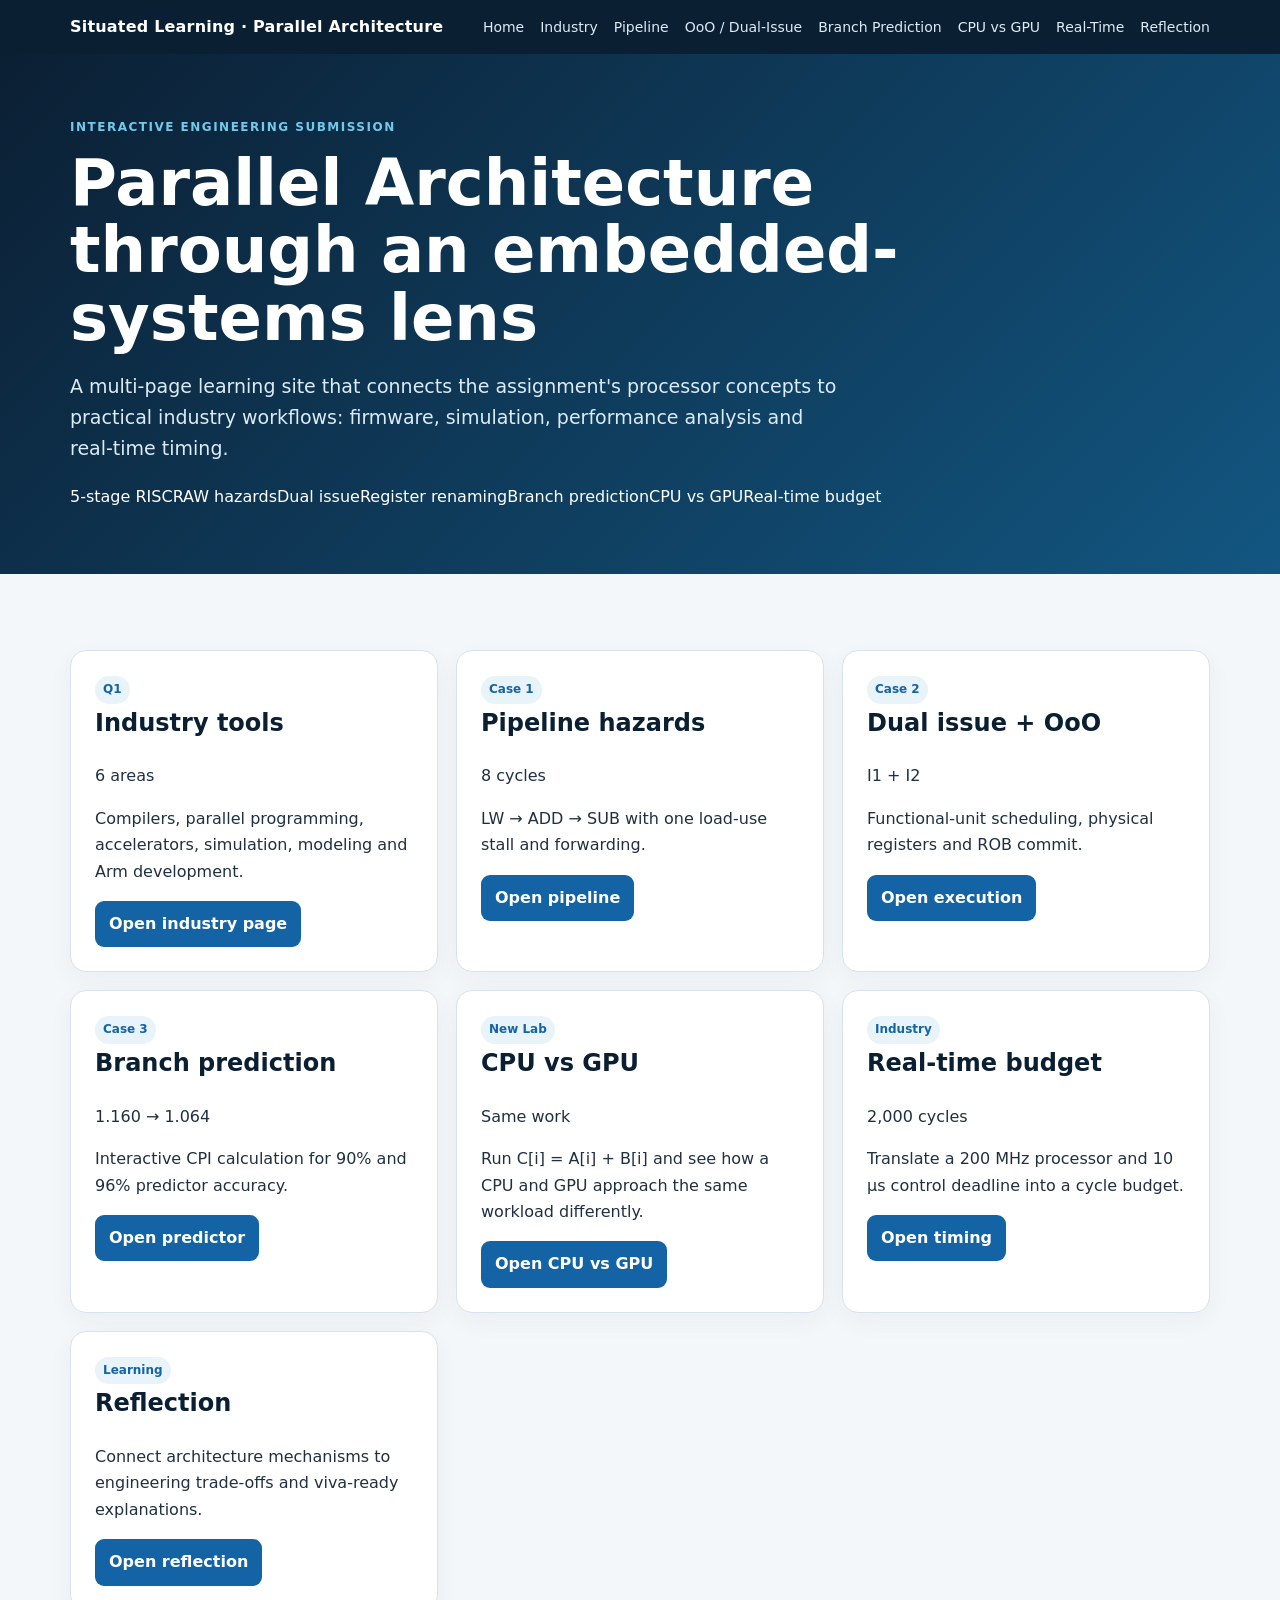
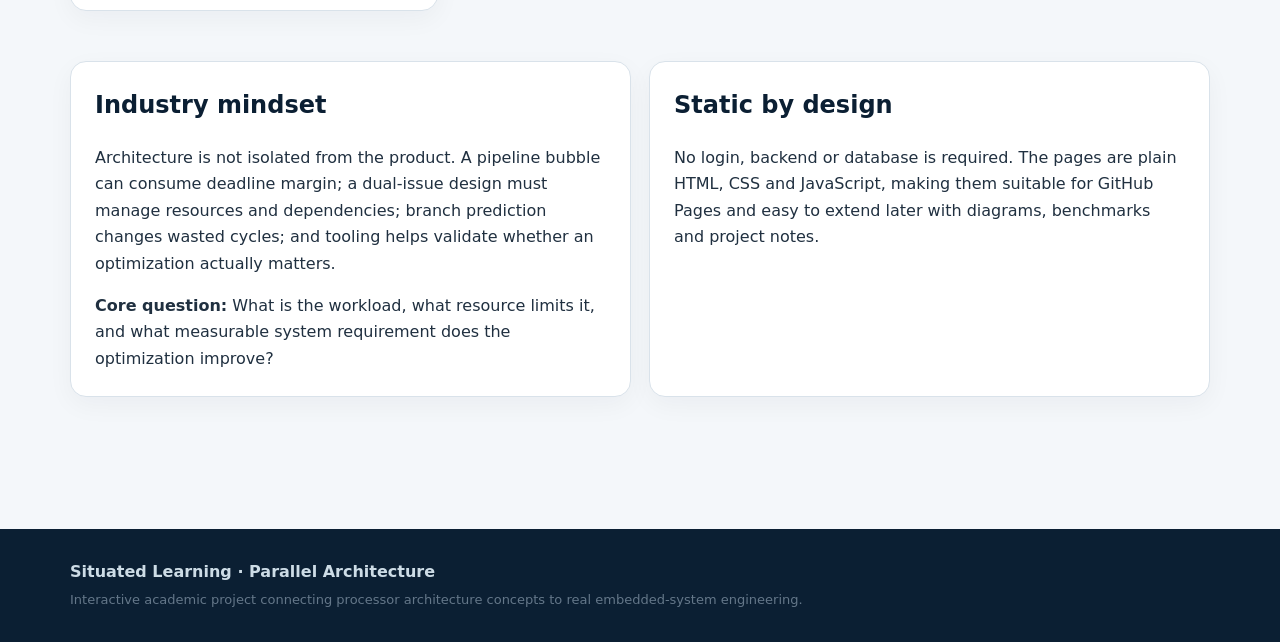
<file: index.html>
<!doctype html><html lang="en"><head><meta charset="utf-8"><meta name="viewport" content="width=device-width,initial-scale=1"><title>Situated Learning | Parallel Architecture</title><link rel="stylesheet" href="styles.css"></head><body><header class="top"><div class="nav"><a class="brand" href="index.html" style="color:#fff">Situated Learning · Parallel Architecture</a><div class="navlinks"><a href="index.html">Home</a><a href="industry.html">Industry</a><a href="pipeline.html">Pipeline</a><a href="dual-issue.html">OoO / Dual-Issue</a><a href="branch.html">Branch Prediction</a><a href="cpu-vs-gpu.html">CPU vs GPU</a><a href="realtime.html">Real-Time</a><a href="reflection.html">Reflection</a></div></div></header><section class="hero"><div class="wrap"><div class="eyebrow">INTERACTIVE ENGINEERING SUBMISSION</div><h1>Parallel Architecture through an embedded-systems lens</h1><p>A multi-page learning site that connects the assignment's processor concepts to practical industry workflows: firmware, simulation, performance analysis and real-time timing.</p><div class="chips"><span class="chip">5-stage RISC</span><span class="chip">RAW hazards</span><span class="chip">Dual issue</span><span class="chip">Register renaming</span><span class="chip">Branch prediction</span><span class="chip">CPU vs GPU</span><span class="chip">Real-time budget</span></div></div></section><main class="wrap"><section class="section"><div class="grid"><div class="card"><span class="tag">Q1</span><h2>Industry tools</h2><div class="kpi">6 areas</div><p>Compilers, parallel programming, accelerators, simulation, modeling and Arm development.</p><a class="btn" href="industry.html">Open industry page</a></div><div class="card"><span class="tag">Case 1</span><h2>Pipeline hazards</h2><div class="kpi">8 cycles</div><p>LW → ADD → SUB with one load-use stall and forwarding.</p><a class="btn" href="pipeline.html">Open pipeline</a></div><div class="card"><span class="tag">Case 2</span><h2>Dual issue + OoO</h2><div class="kpi">I1 + I2</div><p>Functional-unit scheduling, physical registers and ROB commit.</p><a class="btn" href="dual-issue.html">Open execution</a></div><div class="card"><span class="tag">Case 3</span><h2>Branch prediction</h2><div class="kpi">1.160 → 1.064</div><p>Interactive CPI calculation for 90% and 96% predictor accuracy.</p><a class="btn" href="branch.html">Open predictor</a></div><div class="card"><span class="tag">New Lab</span><h2>CPU vs GPU</h2><div class="kpi">Same work</div><p>Run C[i] = A[i] + B[i] and see how a CPU and GPU approach the same workload differently.</p><a class="btn" href="cpu-vs-gpu.html">Open CPU vs GPU</a></div><div class="card"><span class="tag">Industry</span><h2>Real-time budget</h2><div class="kpi">2,000 cycles</div><p>Translate a 200 MHz processor and 10 µs control deadline into a cycle budget.</p><a class="btn" href="realtime.html">Open timing</a></div><div class="card"><span class="tag">Learning</span><h2>Reflection</h2><p>Connect architecture mechanisms to engineering trade-offs and viva-ready explanations.</p><a class="btn" href="reflection.html">Open reflection</a></div></div></section><section class="section"><div class="two"><div class="card"><h2>Industry mindset</h2><p>Architecture is not isolated from the product. A pipeline bubble can consume deadline margin; a dual-issue design must manage resources and dependencies; branch prediction changes wasted cycles; and tooling helps validate whether an optimization actually matters.</p><div class="callout"><b>Core question:</b> What is the workload, what resource limits it, and what measurable system requirement does the optimization improve?</div></div><div class="card"><h2>Static by design</h2><p>No login, backend or database is required. The pages are plain HTML, CSS and JavaScript, making them suitable for GitHub Pages and easy to extend later with diagrams, benchmarks and project notes.</p></div></div></section></main><footer class="footer"><div class="wrap"><b>Situated Learning · Parallel Architecture</b><br><span class="notice">Interactive academic project connecting processor architecture concepts to real embedded-system engineering.</span></div></footer><script src="app.js"></script></body></html>
</file>
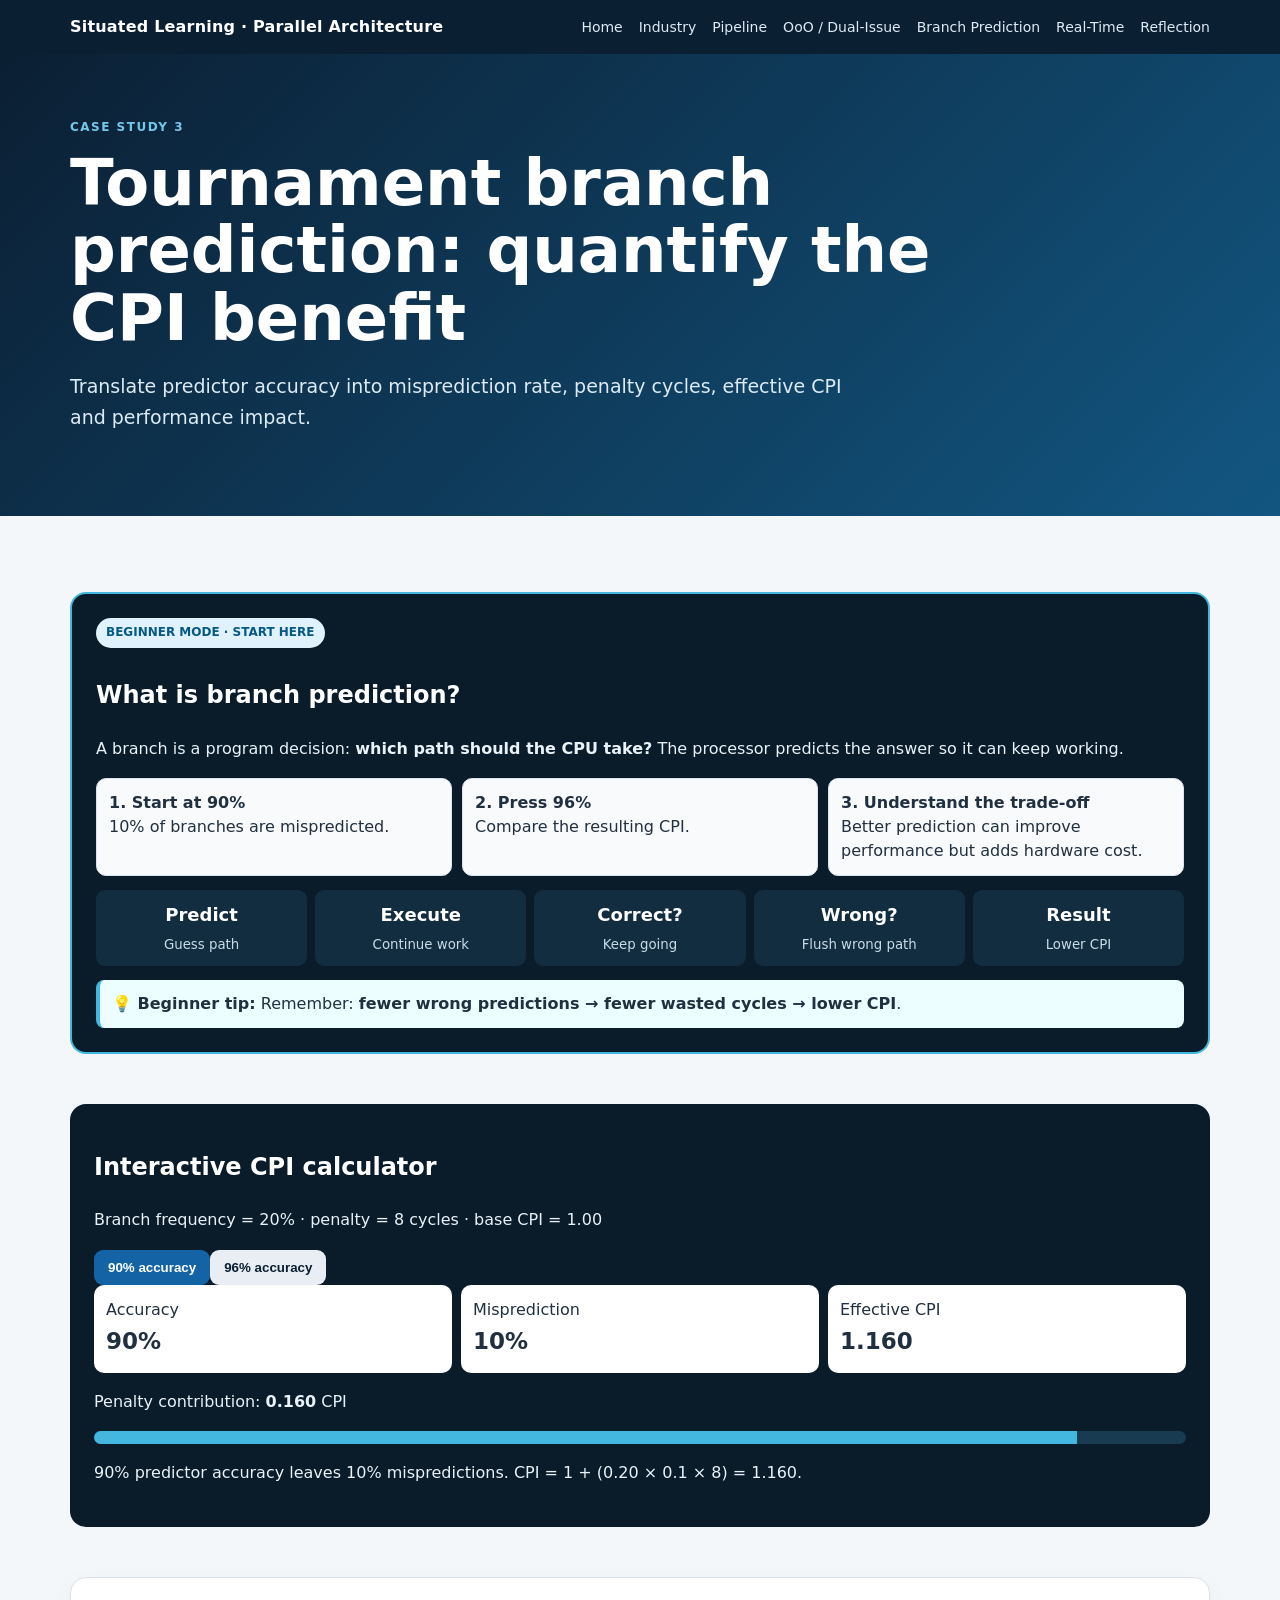
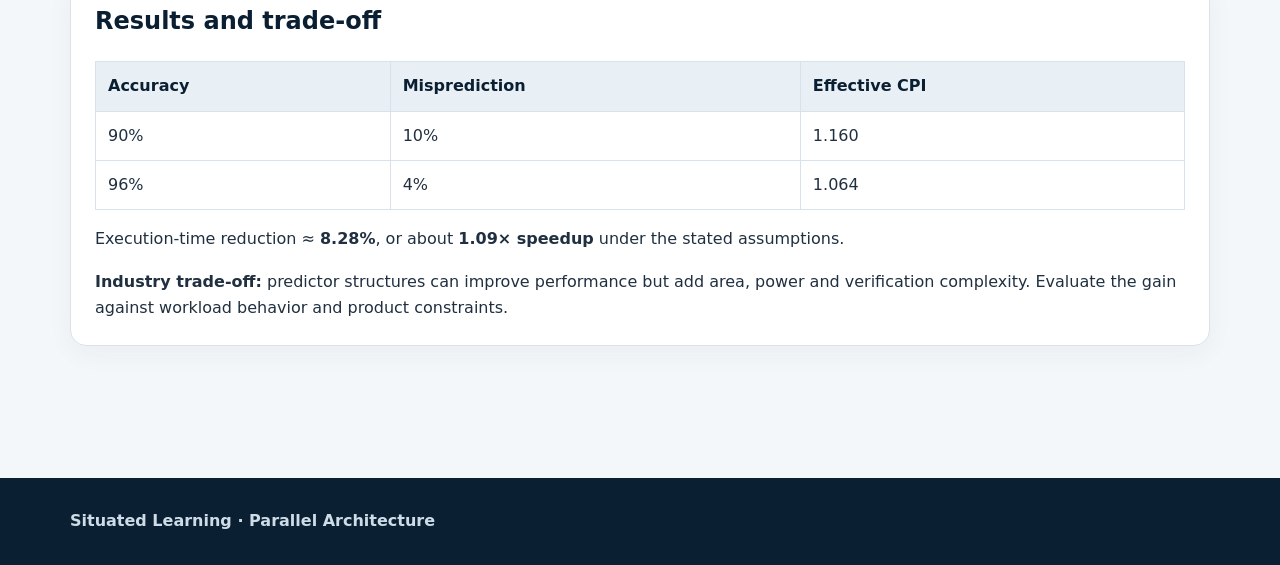
<file: branch.html>
<!doctype html><html lang="en"><head><meta charset="utf-8"><meta name="viewport" content="width=device-width,initial-scale=1"><title>Branch Prediction | Parallel Architecture</title><link rel="stylesheet" href="styles.css"></head><body><header class="top"><div class="nav"><a class="brand" href="index.html" style="color:#fff">Situated Learning · Parallel Architecture</a><div class="navlinks"><a href="index.html">Home</a><a href="industry.html">Industry</a><a href="pipeline.html">Pipeline</a><a href="dual-issue.html">OoO / Dual-Issue</a><a href="branch.html">Branch Prediction</a><a href="realtime.html">Real-Time</a><a href="reflection.html">Reflection</a></div></div></header><section class="hero"><div class="wrap"><div class="eyebrow">CASE STUDY 3</div><h1>Tournament branch prediction: quantify the CPI benefit</h1><p>Translate predictor accuracy into misprediction rate, penalty cycles, effective CPI and performance impact.</p></div></section><main class="wrap"><style>.beginner-guide .demo{border:2px solid #43b7df}.beginner-badge{display:inline-block;background:#e0f2fe;color:#075985;border-radius:999px;padding:5px 10px;font-size:12px;font-weight:900;margin-bottom:8px}.beginner-steps{display:grid;grid-template-columns:repeat(3,1fr);gap:10px;margin:14px 0}.beginner-steps>div,.term-grid>div{background:#f8fafc;border:1px solid #dbe3ef;border-radius:10px;padding:12px;line-height:1.5}.stage-explain{display:grid;grid-template-columns:repeat(5,1fr);gap:8px;margin:14px 0}.stage-explain span{background:#122c40;color:#fff;border-radius:9px;padding:10px;text-align:center}.stage-explain b{display:block;font-size:18px}.stage-explain small{display:block;color:#c8dce7;margin-top:4px}.learning-tip{background:#ecfeff;border-left:4px solid #43b7df;padding:12px;border-radius:8px;line-height:1.5}.term-grid{display:grid;grid-template-columns:repeat(4,1fr);gap:10px;margin:14px 0}.term-grid small{display:block;margin-top:5px;color:#475569;line-height:1.4}@media(max-width:700px){.beginner-steps,.term-grid{grid-template-columns:1fr}.stage-explain{grid-template-columns:repeat(5,110px);overflow:auto}}</style><section class="section beginner-guide"><div class="demo"><div class="beginner-badge">BEGINNER MODE · START HERE</div><h2>What is branch prediction?</h2><p>A branch is a program decision: <b>which path should the CPU take?</b> The processor predicts the answer so it can keep working.</p><div class="beginner-steps"><div><b>1. Start at 90%</b><br>10% of branches are mispredicted.</div><div><b>2. Press 96%</b><br>Compare the resulting CPI.</div><div><b>3. Understand the trade-off</b><br>Better prediction can improve performance but adds hardware cost.</div></div><div class="stage-explain"><span><b>Predict</b><small>Guess path</small></span><span><b>Execute</b><small>Continue work</small></span><span><b>Correct?</b><small>Keep going</small></span><span><b>Wrong?</b><small>Flush wrong path</small></span><span><b>Result</b><small>Lower CPI</small></span></div><div class="learning-tip"><b>💡 Beginner tip:</b> Remember: <b>fewer wrong predictions → fewer wasted cycles → lower CPI</b>.</div></div></section><section class="section"><div class="demo"><h2>Interactive CPI calculator</h2><p>Branch frequency = 20% · penalty = 8 cycles · base CPI = 1.00</p><div class="controls"><button class="btn" id="b90">90% accuracy</button><button class="btn alt" id="b96">96% accuracy</button></div><div class="metricgrid"><div class="metric">Accuracy<b id="bAcc">90%</b></div><div class="metric">Misprediction<b id="bMiss">10%</b></div><div class="metric">Effective CPI<b id="bCpi">1.160</b></div></div><p>Penalty contribution: <b id="bPenalty">0.160</b> CPI</p><div class="bar"><i id="bBar"></i></div><p id="bNote"></p></div></section><section class="section"><div class="card"><h2>Results and trade-off</h2><table class="tbl"><tr><th>Accuracy</th><th>Misprediction</th><th>Effective CPI</th></tr><tr><td>90%</td><td>10%</td><td>1.160</td></tr><tr><td>96%</td><td>4%</td><td>1.064</td></tr></table><p>Execution-time reduction ≈ <b>8.28%</b>, or about <b>1.09× speedup</b> under the stated assumptions.</p><div class="callout"><b>Industry trade-off:</b> predictor structures can improve performance but add area, power and verification complexity. Evaluate the gain against workload behavior and product constraints.</div></div></section></main><footer class="footer"><div class="wrap"><b>Situated Learning · Parallel Architecture</b></div></footer><script src="app.js"></script></body></html>
</file>
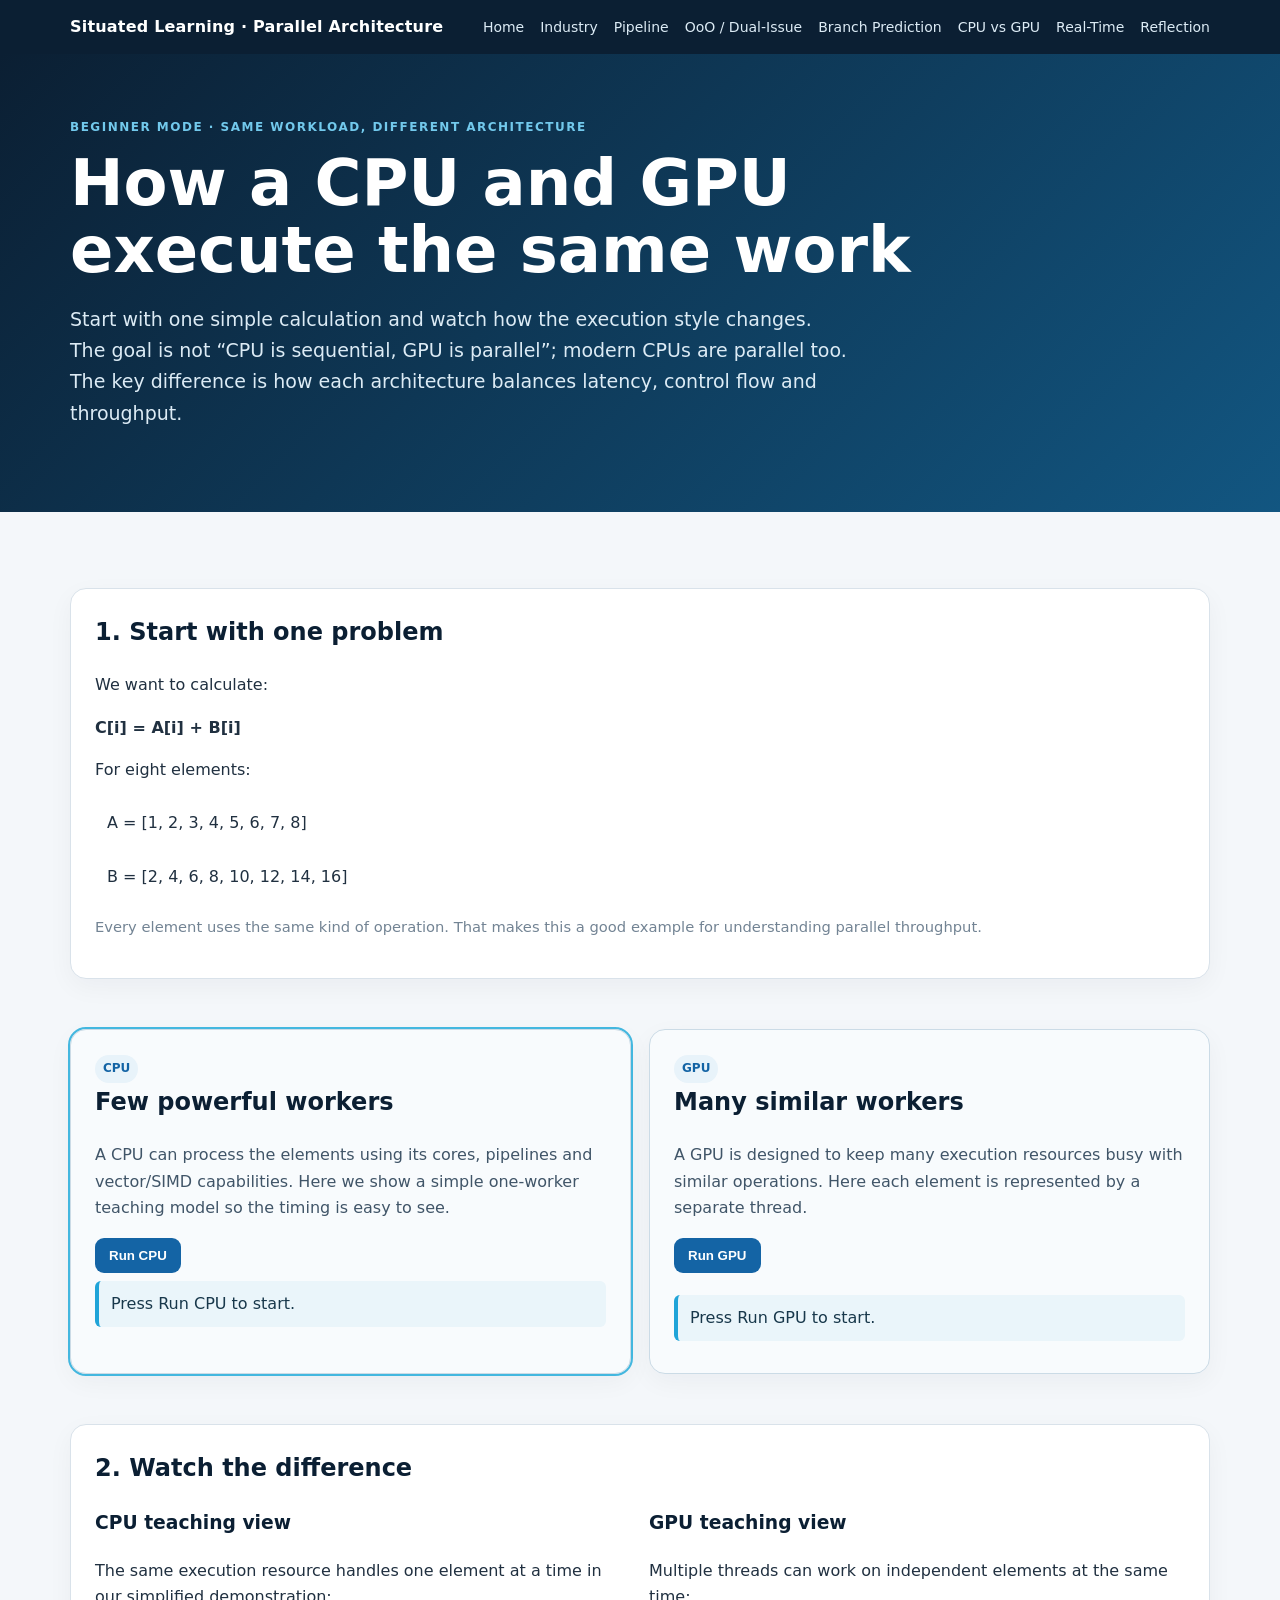
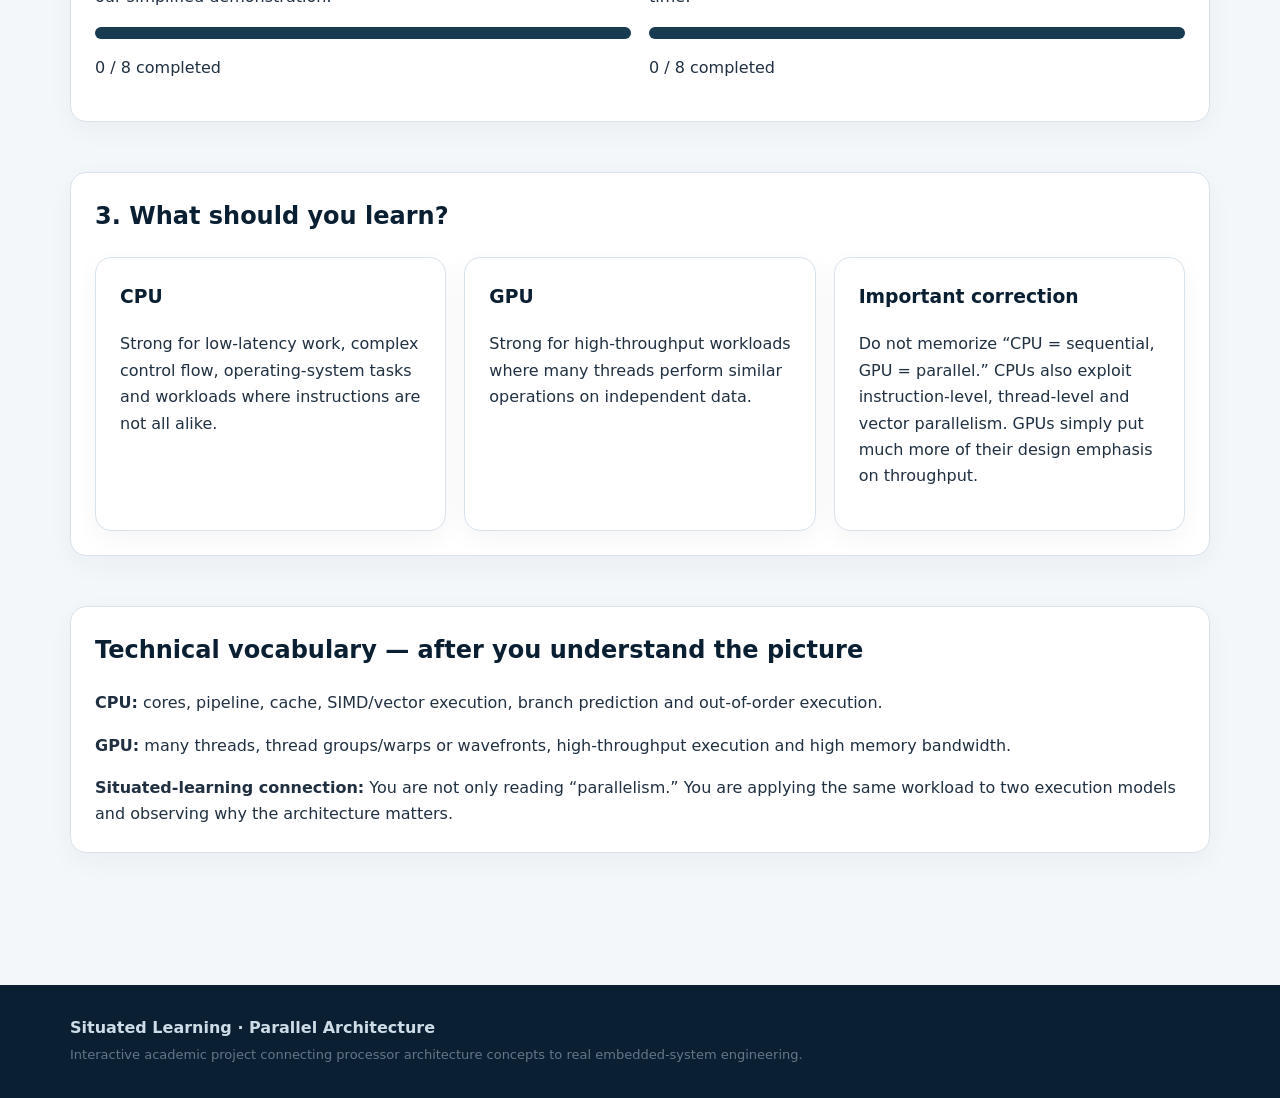
<file: cpu-vs-gpu.html>
<!doctype html>
<html lang="en">
<head>
<meta charset="utf-8"><meta name="viewport" content="width=device-width,initial-scale=1">
<title>CPU vs GPU | Parallel Architecture</title>
<link rel="stylesheet" href="styles.css">
<style>
/* CPU/GPU simulation cards: explicit light colors so they remain readable on the site theme. */
.cpu-sim,.gpu-sim{background:#f8fbfd!important;color:#203040!important;border:1px solid #cbdbe6!important}
.cpu-sim h2,.gpu-sim h2,.cpu-sim h3,.gpu-sim h3{color:#0b1f33!important}
.cpu-sim p,.gpu-sim p{color:#405568!important}
.cpu-sim .step,.gpu-sim .step{background:#eaf5fa!important;color:#18384b!important;border-left:4px solid #20a4d8!important}
.cpu-sim .worker,.gpu-sim .worker{background:#e8f3fa!important;color:#12354a!important;border:1px solid #8fc4dc!important;box-shadow:0 3px 10px #0b1f3312}
.cpu-sim .worker.run,.gpu-sim .worker.run{background:#dff6ea!important;border-color:#55bf8b!important;color:#104d35!important}
.cpu-sim .bar,.gpu-sim .bar{background:#dbe8ef!important}
.cpu-sim .bar span,.gpu-sim .bar span{background:#16845b!important}
.cpu-sim .btn,.gpu-sim .btn{color:#fff!important;background:#1464a5!important}
.exec-grid{display:grid;grid-template-columns:repeat(2,minmax(0,1fr));gap:18px}.choice{cursor:pointer}.choice.active{outline:2px solid #43b7df}.workers{display:grid;grid-template-columns:repeat(4,1fr);gap:8px;margin-top:14px}.worker{padding:12px;border:1px solid #31506a;border-radius:10px;text-align:center}.worker.run{animation:pop .55s ease}.bar{height:12px;border-radius:8px;overflow:hidden;margin:10px 0}.bar span{display:block;height:100%;width:0;transition:width .7s ease}.step{padding:10px 12px;margin:8px 0;border-radius:6px}.note{font-size:.92rem;opacity:.9}@keyframes pop{0%{transform:scale(.95);opacity:.4}100%{transform:scale(1);opacity:1}}@media(max-width:760px){.exec-grid{grid-template-columns:1fr}.workers{grid-template-columns:repeat(2,1fr)}}
</style>
</head>
<body>
<header class="top"><div class="nav"><a class="brand" href="index.html" style="color:#fff">Situated Learning · Parallel Architecture</a><div class="navlinks"><a href="index.html">Home</a><a href="industry.html">Industry</a><a href="pipeline.html">Pipeline</a><a href="dual-issue.html">OoO / Dual-Issue</a><a href="branch.html">Branch Prediction</a><a href="cpu-vs-gpu.html">CPU vs GPU</a><a href="realtime.html">Real-Time</a><a href="reflection.html">Reflection</a></div></div></header>
<section class="hero"><div class="wrap"><div class="eyebrow">BEGINNER MODE · SAME WORKLOAD, DIFFERENT ARCHITECTURE</div><h1>How a CPU and GPU execute the same work</h1><p>Start with one simple calculation and watch how the execution style changes. The goal is not “CPU is sequential, GPU is parallel”; modern CPUs are parallel too. The key difference is how each architecture balances latency, control flow and throughput.</p></div></section>
<main class="wrap">
<section class="section"><div class="card"><h2>1. Start with one problem</h2><p>We want to calculate:</p><div class="callout"><b>C[i] = A[i] + B[i]</b></div><p>For eight elements:</p><div class="step">A = [1, 2, 3, 4, 5, 6, 7, 8]</div><div class="step">B = [2, 4, 6, 8, 10, 12, 14, 16]</div><p class="note">Every element uses the same kind of operation. That makes this a good example for understanding parallel throughput.</p></div></section>
<section class="section"><div class="grid exec-grid"><div class="card choice active cpu-sim" id="cpuCard"><span class="tag">CPU</span><h2>Few powerful workers</h2><p>A CPU can process the elements using its cores, pipelines and vector/SIMD capabilities. Here we show a simple one-worker teaching model so the timing is easy to see.</p><button class="btn" onclick="runCPU()">Run CPU</button><div id="cpuSteps"><div class="step">Press Run CPU to start.</div></div></div><div class="card choice gpu-sim" id="gpuCard"><span class="tag">GPU</span><h2>Many similar workers</h2><p>A GPU is designed to keep many execution resources busy with similar operations. Here each element is represented by a separate thread.</p><button class="btn" onclick="runGPU()">Run GPU</button><div id="gpuWorkers" class="workers"></div><div id="gpuText"><div class="step">Press Run GPU to start.</div></div></div></div></section>
<section class="section"><div class="card"><h2>2. Watch the difference</h2><div class="two"><div><h3>CPU teaching view</h3><p>The same execution resource handles one element at a time in our simplified demonstration:</p><div class="bar"><span id="cpuBar"></span></div><p id="cpuMetric">0 / 8 completed</p></div><div><h3>GPU teaching view</h3><p>Multiple threads can work on independent elements at the same time:</p><div class="bar"><span id="gpuBar"></span></div><p id="gpuMetric">0 / 8 completed</p></div></div></div></section>
<section class="section"><div class="card"><h2>3. What should you learn?</h2><div class="grid"><div class="card"><h3>CPU</h3><p>Strong for low-latency work, complex control flow, operating-system tasks and workloads where instructions are not all alike.</p></div><div class="card"><h3>GPU</h3><p>Strong for high-throughput workloads where many threads perform similar operations on independent data.</p></div><div class="card"><h3>Important correction</h3><p>Do not memorize “CPU = sequential, GPU = parallel.” CPUs also exploit instruction-level, thread-level and vector parallelism. GPUs simply put much more of their design emphasis on throughput.</p></div></div></div></section>
<section class="section"><div class="card"><h2>Technical vocabulary — after you understand the picture</h2><p><b>CPU:</b> cores, pipeline, cache, SIMD/vector execution, branch prediction and out-of-order execution.</p><p><b>GPU:</b> many threads, thread groups/warps or wavefronts, high-throughput execution and high memory bandwidth.</p><div class="callout"><b>Situated-learning connection:</b> You are not only reading “parallelism.” You are applying the same workload to two execution models and observing why the architecture matters.</div></div></section>
</main><footer class="footer"><div class="wrap"><b>Situated Learning · Parallel Architecture</b><br><span class="notice">Interactive academic project connecting processor architecture concepts to real embedded-system engineering.</span></div></footer>
<script>
const n=8;
function runCPU(){let box=document.getElementById('cpuSteps');box.innerHTML='';let done=0;document.getElementById('cpuBar').style.width='0%';let timer=setInterval(()=>{done++;let d=document.createElement('div');d.className='step';d.textContent='CPU → C['+(done-1)+'] = A['+(done-1)+'] + B['+(done-1)+']';box.appendChild(d);document.getElementById('cpuBar').style.width=(done/n*100)+'%';document.getElementById('cpuMetric').textContent=done+' / 8 completed';if(done===n)clearInterval(timer)},450)}
function runGPU(){let w=document.getElementById('gpuWorkers');let t=document.getElementById('gpuText');w.innerHTML='';t.innerHTML='';document.getElementById('gpuBar').style.width='0%';for(let i=0;i<n;i++){let d=document.createElement('div');d.className='worker run';d.textContent='Thread '+i+' → C['+i+']';w.appendChild(d)}setTimeout(()=>{document.getElementById('gpuBar').style.width='100%';document.getElementById('gpuMetric').textContent='8 / 8 completed';let d=document.createElement('div');d.className='step';d.textContent='GPU → 8 independent additions launched as parallel threads.';t.appendChild(d)},250)}
</script></body></html>
</file>
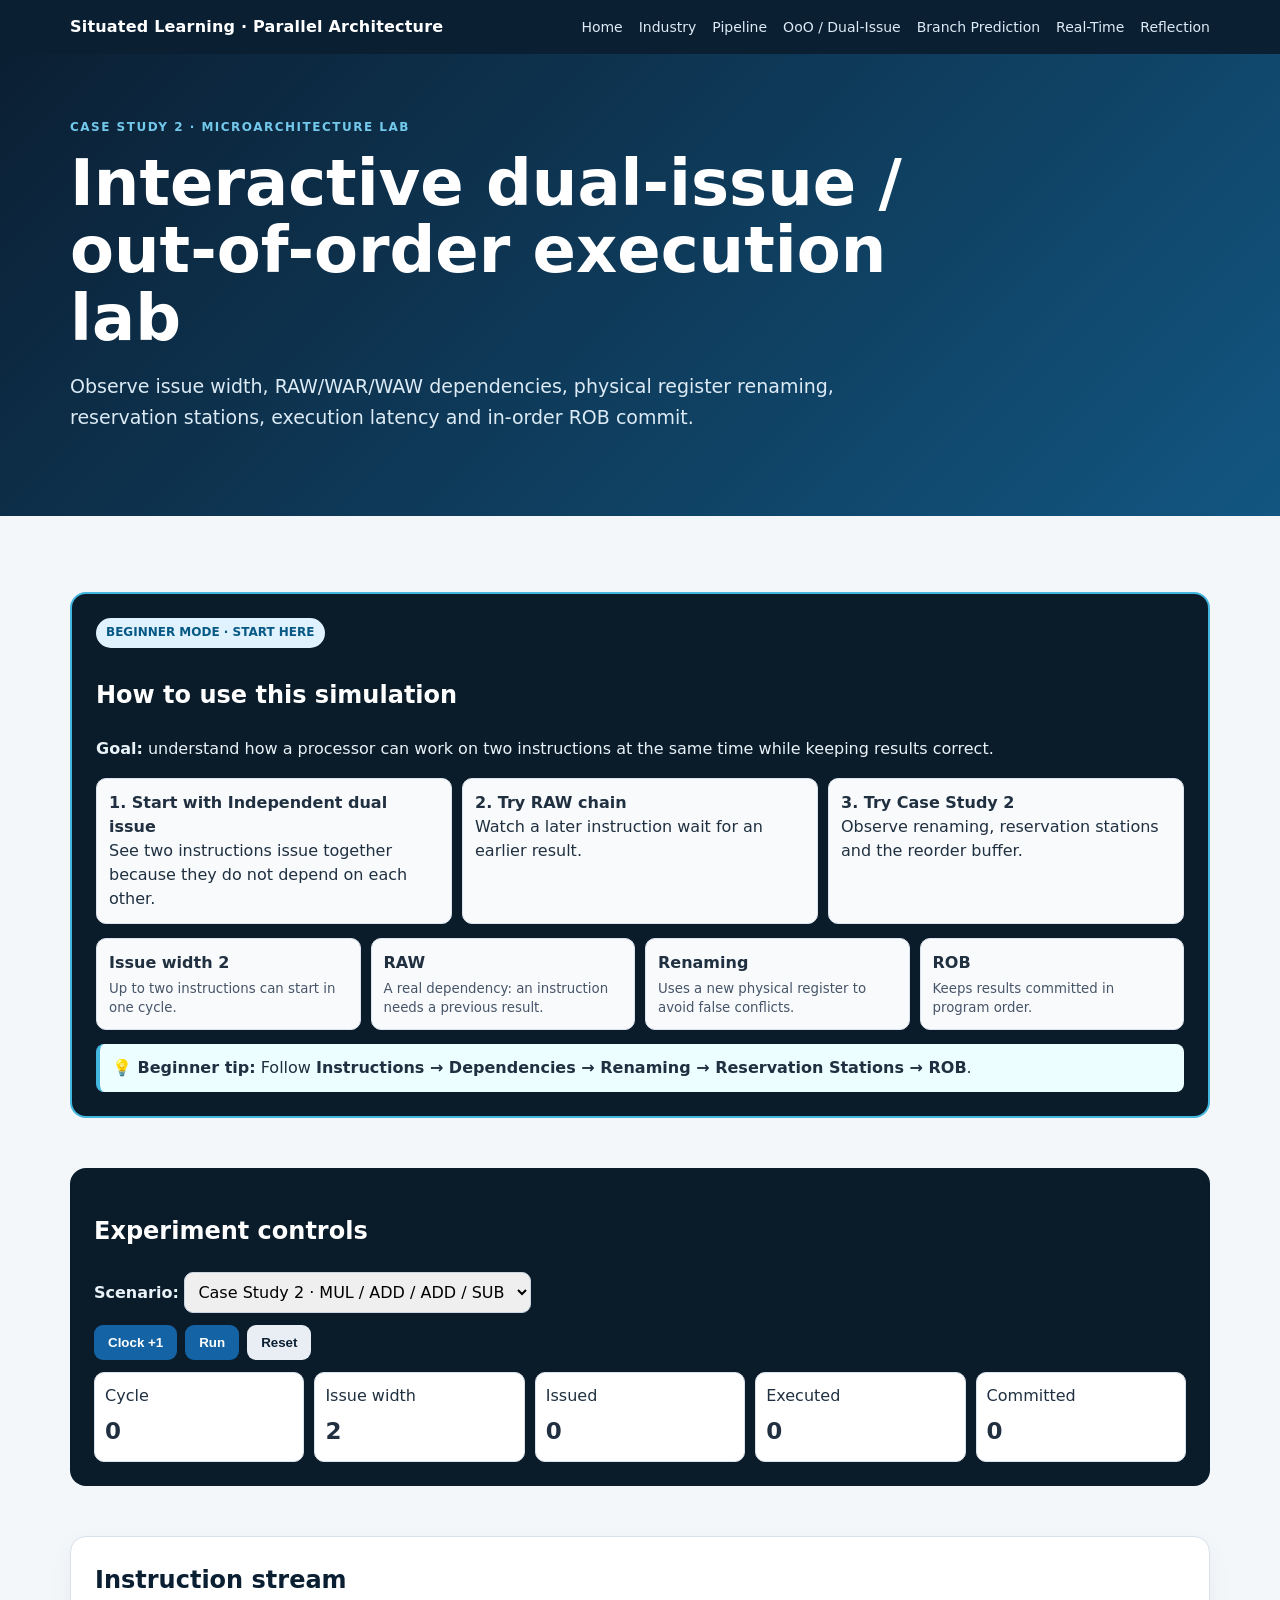
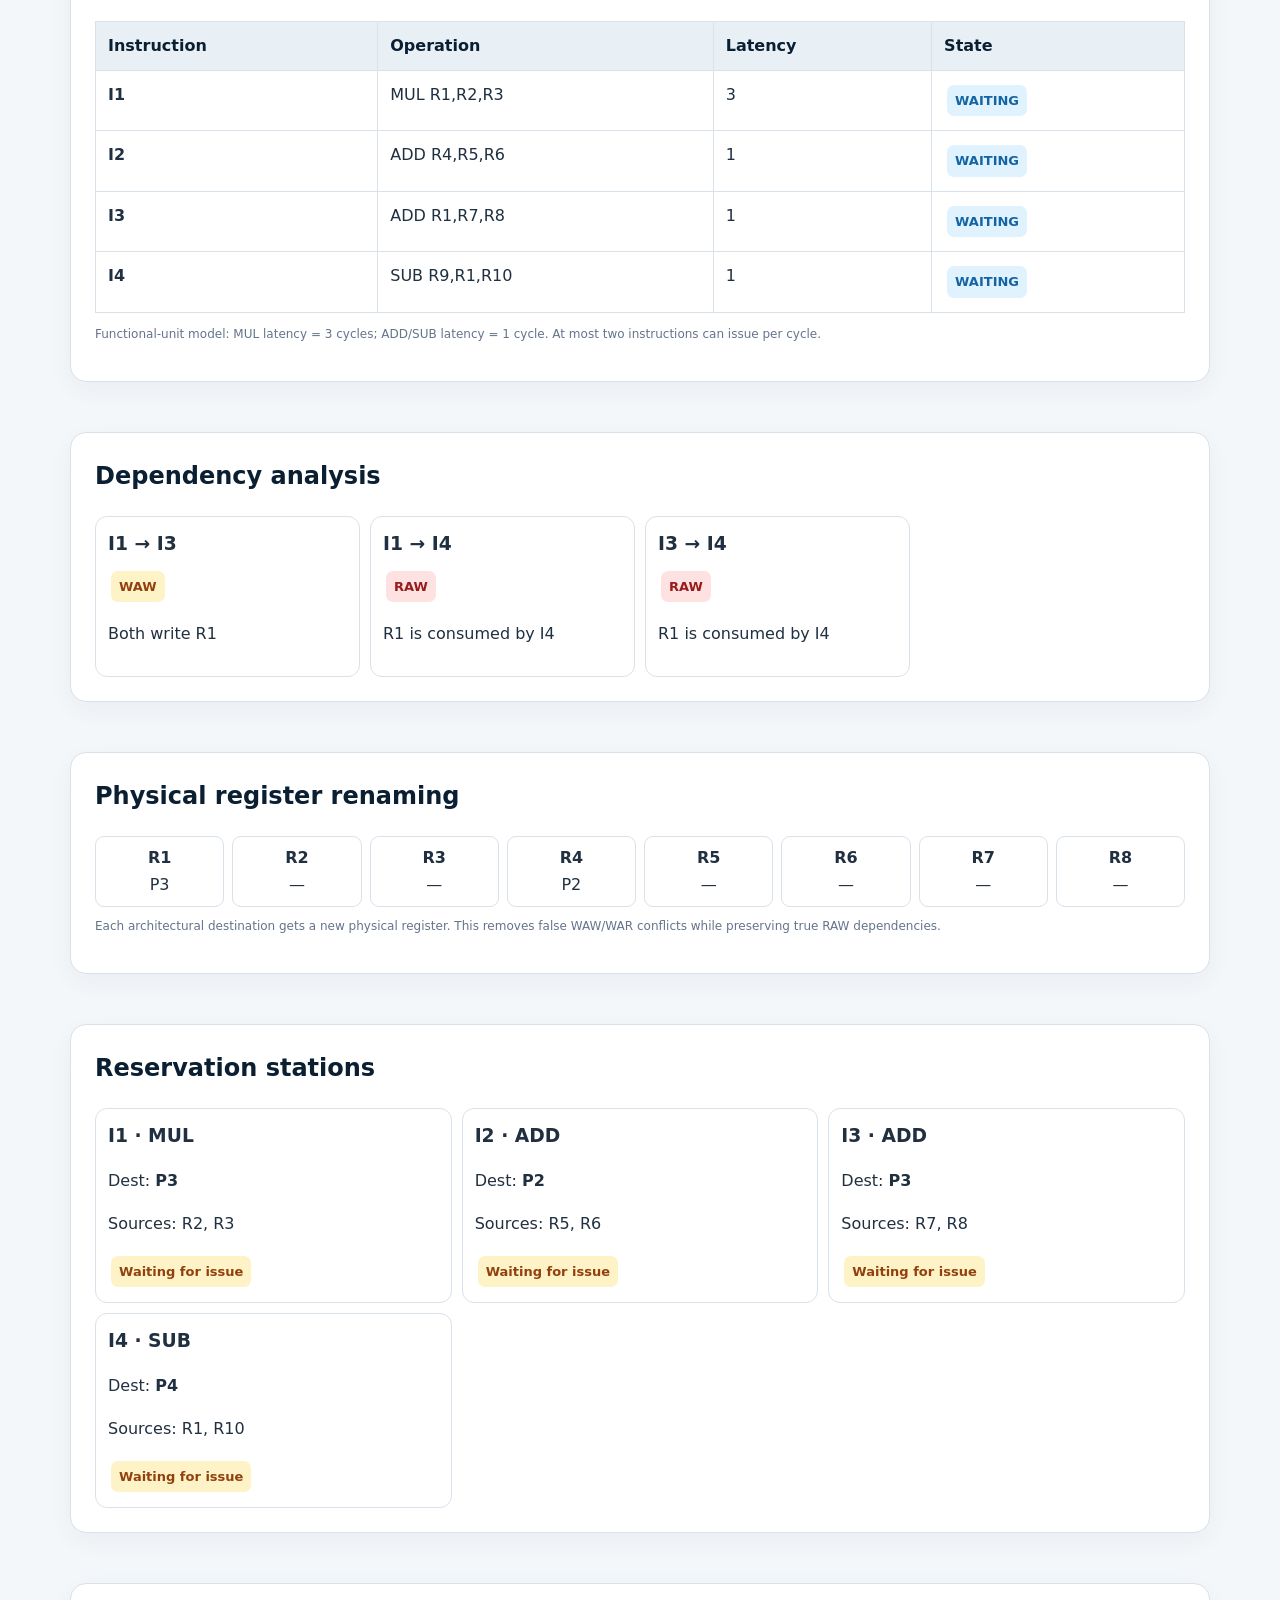
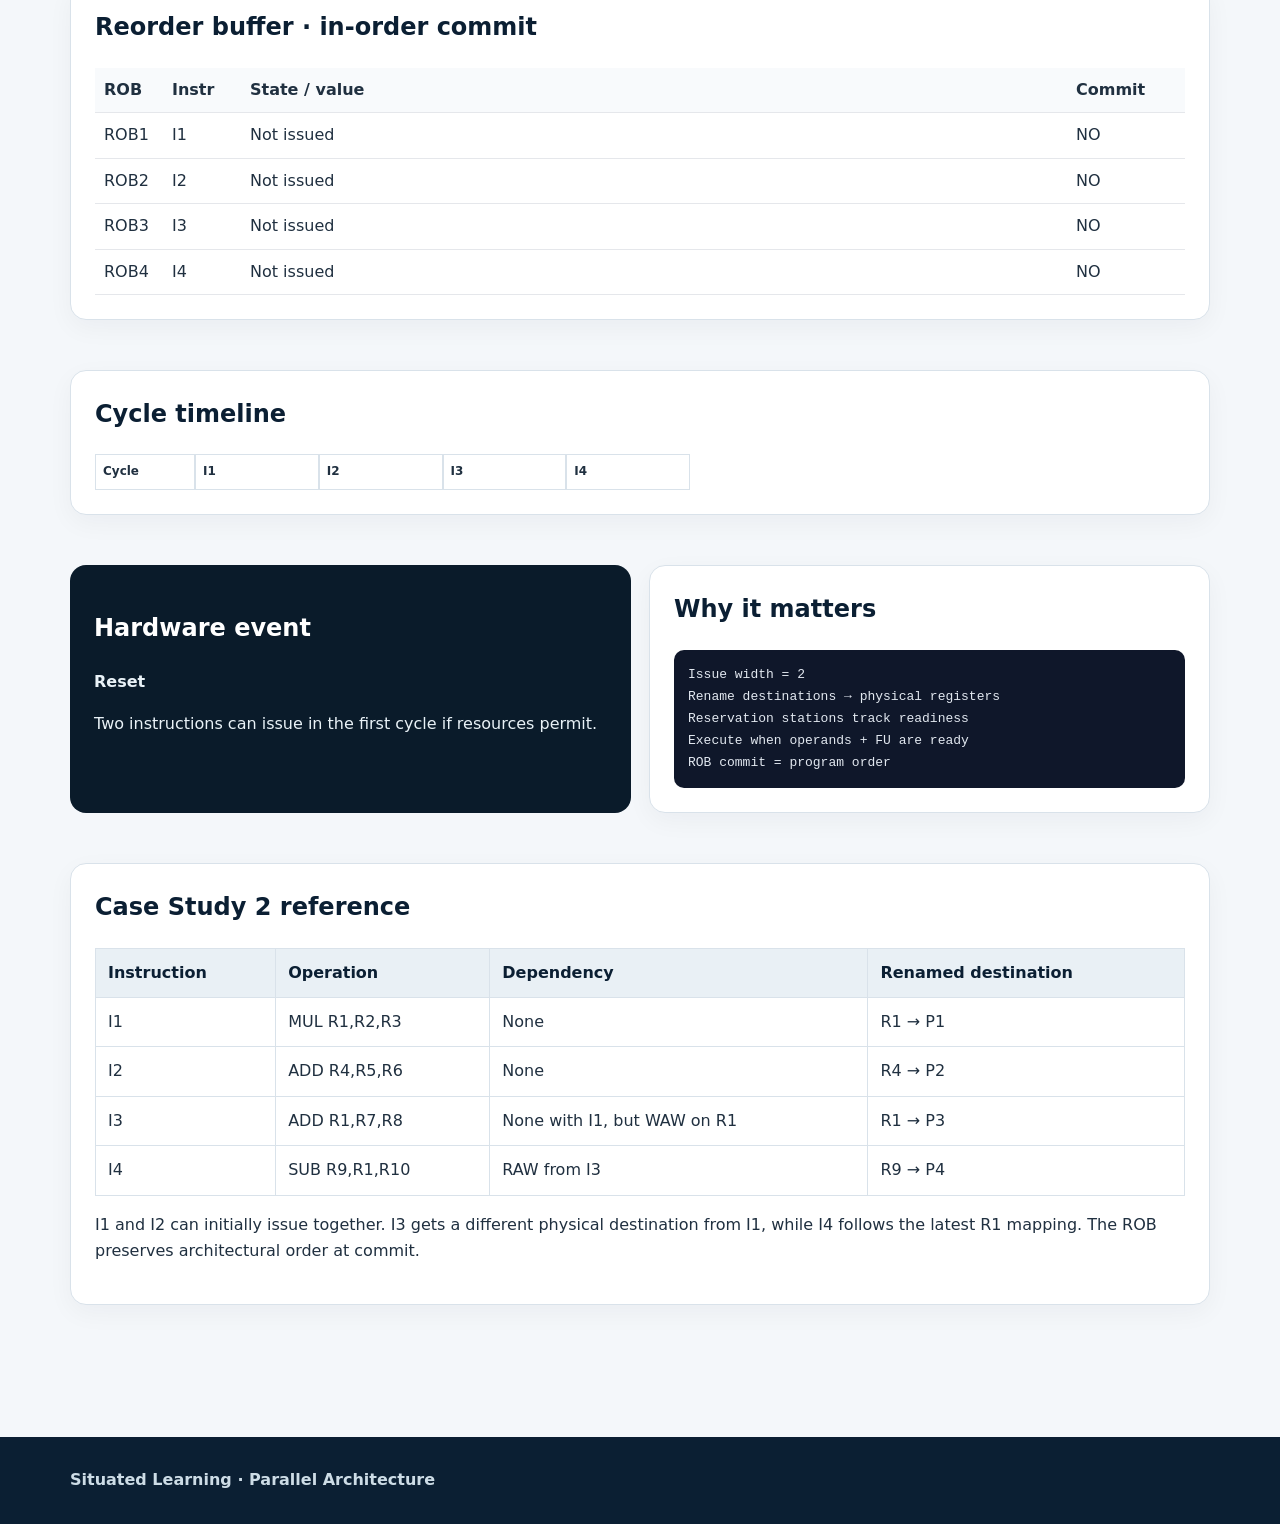
<file: dual-issue.html>
<!doctype html>
<html lang="en"><head><meta charset="utf-8"><meta name="viewport" content="width=device-width,initial-scale=1"><title>Dual-Issue OoO Lab | Parallel Architecture</title><link rel="stylesheet" href="styles.css"><style>
.labgrid{display:grid;grid-template-columns:repeat(4,1fr);gap:10px}.box{border:1px solid #dbe3ef;border-radius:12px;padding:12px;background:#fff}.box h3{margin:0 0 8px}.tag{display:inline-block;padding:5px 8px;border-radius:7px;background:#e0f2fe;font-weight:700;font-size:13px;margin:3px}.ready{background:#dcfce7;color:#166534}.wait{background:#fef3c7;color:#92400e}.commit{background:#ede9fe;color:#5b21b6}.danger{background:#fee2e2;color:#991b1b}.muted{color:#64748b}.formula{background:#0f172a;color:#e2e8f0;border-radius:10px;padding:14px;font-family:monospace;line-height:1.7}.event{min-height:65px}.controls{display:flex;gap:8px;flex-wrap:wrap}.metricgrid{display:grid;grid-template-columns:repeat(5,1fr);gap:10px}.metric{border:1px solid #dbe3ef;border-radius:10px;padding:10px;background:#fff}.metric b{display:block;font-size:21px;margin-top:4px}.rsgrid{display:grid;grid-template-columns:repeat(3,1fr);gap:10px}.robrow{display:grid;grid-template-columns:60px 70px 1fr 100px;gap:8px;align-items:center;padding:9px;border-bottom:1px solid #e5e7eb}.robhead{font-weight:800;background:#f8fafc}.rename{display:grid;grid-template-columns:repeat(8,1fr);gap:8px}.rename div{border:1px solid #dbe3ef;border-radius:9px;padding:8px;text-align:center}.rename b{display:block}.small{font-size:12px}.timeline{display:grid;grid-template-columns:100px repeat(8,1fr);overflow:auto}.timeline>div{border:1px solid #e5e7eb;padding:7px;font-size:12px;min-width:75px}.active{background:#eff6ff;font-weight:800}.ooocycle{background:#dcfce7;font-weight:800}.flush{background:#fee2e2!important;color:#991b1b}.selectrow select{padding:9px;border:1px solid #cbd5e1;border-radius:9px;font:inherit}@media(max-width:850px){.labgrid{grid-template-columns:1fr 1fr}.metricgrid{grid-template-columns:1fr 1fr}.rsgrid{grid-template-columns:1fr}.rename{grid-template-columns:repeat(4,1fr)}.timeline{grid-template-columns:80px repeat(8,75px)}}
</style></head><body><header class="top"><div class="nav"><a class="brand" href="index.html" style="color:#fff">Situated Learning · Parallel Architecture</a><div class="navlinks"><a href="index.html">Home</a><a href="industry.html">Industry</a><a href="pipeline.html">Pipeline</a><a href="dual-issue.html">OoO / Dual-Issue</a><a href="branch.html">Branch Prediction</a><a href="realtime.html">Real-Time</a><a href="reflection.html">Reflection</a></div></div></header>
<section class="hero"><div class="wrap"><div class="eyebrow">CASE STUDY 2 · MICROARCHITECTURE LAB</div><h1>Interactive dual-issue / out-of-order execution lab</h1><p>Observe issue width, RAW/WAR/WAW dependencies, physical register renaming, reservation stations, execution latency and in-order ROB commit.</p></div></section>
<main class="wrap"><style>.beginner-guide .demo{border:2px solid #43b7df}.beginner-badge{display:inline-block;background:#e0f2fe;color:#075985;border-radius:999px;padding:5px 10px;font-size:12px;font-weight:900;margin-bottom:8px}.beginner-steps{display:grid;grid-template-columns:repeat(3,1fr);gap:10px;margin:14px 0}.beginner-steps>div,.term-grid>div{background:#f8fafc;border:1px solid #dbe3ef;border-radius:10px;padding:12px;line-height:1.5}.stage-explain{display:grid;grid-template-columns:repeat(5,1fr);gap:8px;margin:14px 0}.stage-explain span{background:#122c40;color:#fff;border-radius:9px;padding:10px;text-align:center}.stage-explain b{display:block;font-size:18px}.stage-explain small{display:block;color:#c8dce7;margin-top:4px}.learning-tip{background:#ecfeff;border-left:4px solid #43b7df;padding:12px;border-radius:8px;line-height:1.5}.term-grid{display:grid;grid-template-columns:repeat(4,1fr);gap:10px;margin:14px 0}.term-grid small{display:block;margin-top:5px;color:#475569;line-height:1.4}@media(max-width:700px){.beginner-steps,.term-grid{grid-template-columns:1fr}.stage-explain{grid-template-columns:repeat(5,110px);overflow:auto}}</style><section class="section beginner-guide"><div class="demo"><div class="beginner-badge">BEGINNER MODE · START HERE</div><h2>How to use this simulation</h2><p><b>Goal:</b> understand how a processor can work on two instructions at the same time while keeping results correct.</p><div class="beginner-steps"><div><b>1. Start with Independent dual issue</b><br>See two instructions issue together because they do not depend on each other.</div><div><b>2. Try RAW chain</b><br>Watch a later instruction wait for an earlier result.</div><div><b>3. Try Case Study 2</b><br>Observe renaming, reservation stations and the reorder buffer.</div></div><div class="term-grid"><div><b>Issue width 2</b><small>Up to two instructions can start in one cycle.</small></div><div><b>RAW</b><small>A real dependency: an instruction needs a previous result.</small></div><div><b>Renaming</b><small>Uses a new physical register to avoid false conflicts.</small></div><div><b>ROB</b><small>Keeps results committed in program order.</small></div></div><div class="learning-tip"><b>💡 Beginner tip:</b> Follow <b>Instructions → Dependencies → Renaming → Reservation Stations → ROB</b>.</div></div></section>
<section class="section"><div class="demo"><h2>Experiment controls</h2><div class="selectrow"><label><b>Scenario: </b><select id="scenario"><option value="case">Case Study 2 · MUL / ADD / ADD / SUB</option><option value="waw">WAW demonstration</option><option value="raw">RAW chain</option><option value="independent">Independent dual issue</option></select></label></div><div class="controls" style="margin-top:12px"><button class="btn" id="step">Clock +1</button><button class="btn" id="run">Run</button><button class="btn alt" id="reset">Reset</button></div><div class="metricgrid" style="margin-top:12px"><div class="metric">Cycle<b id="cycle">0</b></div><div class="metric">Issue width<b>2</b></div><div class="metric">Issued<b id="issued">0</b></div><div class="metric">Executed<b id="executed">0</b></div><div class="metric">Committed<b id="committed">0</b></div></div></div></section>
<section class="section"><div class="card"><h2>Instruction stream</h2><div id="instructions"></div><p class="muted small">Functional-unit model: MUL latency = 3 cycles; ADD/SUB latency = 1 cycle. At most two instructions can issue per cycle.</p></div></section>
<section class="section"><div class="card"><h2>Dependency analysis</h2><div class="labgrid" id="deps"></div></div></section>
<section class="section"><div class="card"><h2>Physical register renaming</h2><div class="rename" id="rename"></div><p class="muted small" style="margin-top:10px">Each architectural destination gets a new physical register. This removes false WAW/WAR conflicts while preserving true RAW dependencies.</p></div></section>
<section class="section"><div class="card"><h2>Reservation stations</h2><div class="rsgrid" id="rs"></div></div></section>
<section class="section"><div class="card"><h2>Reorder buffer · in-order commit</h2><div class="robrow robhead"><div>ROB</div><div>Instr</div><div>State / value</div><div>Commit</div></div><div id="rob"></div></div></section>
<section class="section"><div class="card"><h2>Cycle timeline</h2><div class="timeline" id="timeline"></div></div></section>
<section class="section"><div class="two"><div class="demo"><h2>Hardware event</h2><div class="event"><b id="event">Reset</b><p id="reason">Press Clock +1 to begin.</p></div></div><div class="card"><h2>Why it matters</h2><div class="formula" id="logic">Issue up to 2 → wait for operands → execute when ready → finish out of order → commit in program order</div></div></div></section>
<section class="section"><div class="card"><h2>Case Study 2 reference</h2><div class="tablewrap"><table class="tbl"><tr><th>Instruction</th><th>Operation</th><th>Dependency</th><th>Renamed destination</th></tr><tr><td>I1</td><td>MUL R1,R2,R3</td><td>None</td><td>R1 → P1</td></tr><tr><td>I2</td><td>ADD R4,R5,R6</td><td>None</td><td>R4 → P2</td></tr><tr><td>I3</td><td>ADD R1,R7,R8</td><td>None with I1, but WAW on R1</td><td>R1 → P3</td></tr><tr><td>I4</td><td>SUB R9,R1,R10</td><td>RAW from I3</td><td>R9 → P4</td></tr></table></div><p>I1 and I2 can initially issue together. I3 gets a different physical destination from I1, while I4 follows the latest R1 mapping. The ROB preserves architectural order at commit.</p></div></section>
</main><footer class="footer"><div class="wrap"><b>Situated Learning · Parallel Architecture</b></div></footer>
<script>
(function(){
const scenarios={
case:[['I1','MUL','R1','R2','R3',3],['I2','ADD','R4','R5','R6',1],['I3','ADD','R1','R7','R8',1],['I4','SUB','R9','R1','R10',1]],
waw:[['I1','ADD','R1','R2','R3',1],['I2','ADD','R4','R5','R6',1],['I3','ADD','R1','R7','R8',1],['I4','SUB','R9','R1','R10',1]],
raw:[['I1','ADD','R1','R2','R3',1],['I2','ADD','R4','R1','R5',1],['I3','SUB','R6','R4','R7',1],['I4','ADD','R8','R6','R9',1]],
independent:[['I1','MUL','R1','R2','R3',3],['I2','ADD','R4','R5','R6',1],['I3','SUB','R7','R8','R9',1],['I4','ADD','R10','R11','R12',1]]};
let ins=[],c=0,t=null,issued=new Set(),executed=new Set(),committed=new Set(),renameMap={},timeline=[],rsState=[],robState=[];const $=id=>document.getElementById(id);
function load(){ins=scenarios[$('scenario').value].map(x=>({id:x[0],op:x[1],rd:x[2],a:x[3],b:x[4],lat:x[5]}));reset()}
function sources(x){return [x.a,x.b]}
function dependency(a,b){if(a.rd===b.a||a.rd===b.b)return 'RAW';return null}
function analyze(){let out=[];for(let i=0;i<ins.length;i++)for(let j=i+1;j<ins.length;j++){let a=ins[i],b=ins[j],d=dependency(a,b);if(d)out.push([a.id+' → '+b.id,'RAW',a.rd+' is consumed by '+b.id]);if(a.rd===b.rd)out.push([a.id+' → '+b.id,'WAW','Both write '+a.rd]);if(sources(a).includes(b.rd))out.push([a.id+' → '+b.id,'WAR',a.rd+' reads a value before '+b.id+' writes it']);}return out}
function build(){let issueSlot=1;let ready={};let sched={};for(let i=0;i<ins.length;i++){let x=ins[i],iss=Math.ceil((i+1)/2);let deps=ins.slice(0,i).filter(p=>dependency(p,x));let ex=iss;for(const d of deps){if(sched[d.id])ex=Math.max(ex,sched[d.id].ex+sched[d.id].lat)}sched[x.id]={issue:iss,ex,done:ex+x.lat-1,commit:0};}let next=1;for(let i=0;i<ins.length;i++){let x=ins[i],q=sched[x.id];next=Math.max(next,q.done+1,next);q.commit=Math.max(next,i+1);next=q.commit+1;}return sched}
function reset(){clearInterval(t);c=0;issued.clear();executed.clear();committed.clear();renameMap={};timeline=[];render()}
function step(){let sched=build();if(c>=Math.max(...ins.map(x=>sched[x.id].commit)))return;c++;for(const x of ins){let q=sched[x.id];if(q.issue===c)issued.add(x.id);if(q.done===c)executed.add(x.id);if(q.commit===c)committed.add(x.id)}timeline.push(c);render()}
function run(){clearInterval(t);t=setInterval(()=>{step();let s=build();if(c>=Math.max(...ins.map(x=>s[x.id].commit)))clearInterval(t)},650)}
function render(){let sched=build();$('instructions').innerHTML='<div class="tablewrap"><table class="tbl"><tr><th>Instruction</th><th>Operation</th><th>Latency</th><th>State</th></tr>'+ins.map(x=>{let st=committed.has(x.id)?'<span class="tag commit">COMMITTED</span>':executed.has(x.id)?'<span class="tag ready">EXECUTED</span>':issued.has(x.id)?'<span class="tag wait">ISSUED / WAITING</span>':'<span class="tag">WAITING</span>';return `<tr><td><b>${x.id}</b></td><td>${x.op} ${x.rd},${x.a},${x.b}</td><td>${x.lat}</td><td>${st}</td></tr>`}).join('')+'</table></div>';
let ds=analyze();$('deps').innerHTML=ds.length?ds.map(d=>`<div class="box"><h3>${d[0]}</h3><span class="tag ${d[1]==='RAW'?'danger':'wait'}">${d[1]}</span><p>${d[2]}</p></div>`).join(''):'<div class="box"><b>No register dependency detected.</b></div>';
let phys=0;renameMap={};ins.forEach(x=>{phys++;renameMap[x.rd]='P'+phys});let arch=['R1','R2','R3','R4','R5','R6','R7','R8'];$('rename').innerHTML=arch.map(r=>`<div><b>${r}</b><span>${renameMap[r]||'—'}</span></div>`).join('');
$('rs').innerHTML=ins.map(x=>{let q=sched[x.id],status=c<q.issue?'Waiting for issue':c<q.ex?'Operands / unit ready':c<q.done?'Executing':'Complete';return `<div class="box"><h3>${x.id} · ${x.op}</h3><p>Dest: <b>${renameMap[x.rd]}</b></p><p>Sources: ${x.a}, ${x.b}</p><span class="tag ${status==='Executing'?'ready':status==='Complete'?'commit':'wait'}">${status}</span></div>`}).join('');
$('rob').innerHTML=ins.map((x,i)=>{let q=sched[x.id],state=c>=q.commit?'Ready to commit':c>=q.done?'Completed / waiting for ROB':c>=q.issue?'Issued / executing':'Not issued';let cm=c>=q.commit?'YES':'NO';return `<div class="robrow"><div>ROB${i+1}</div><div>${x.id}</div><div>${state}</div><div>${cm}</div></div>`}).join('');
$('timeline').innerHTML='<div class="robhead">Cycle</div>'+Array.from({length:Math.max(8,Math.min(12,Math.max(1,...ins.map(x=>sched[x.id].commit))))},(_,i)=>`<div>${i+1}</div>`).join('')+ins.map(x=>'<div class="robhead">'+x.id+'</div>'+Array.from({length:Math.max(8,Math.min(12,Math.max(1,...ins.map(y=>sched[y.id].commit))))},(_,i)=>{let k=i+1,q=sched[x.id];let text=k===q.issue?'ISSUE':k>=q.ex&&k<q.done+x.lat?'EX':k===q.commit?'COMMIT':'';return `<div class="${text==='COMMIT'?'ooocycle':text==='EX'?'active':''}">${text}</div>`}).join('')).join('');
$('cycle').textContent=c;$('issued').textContent=issued.size;$('executed').textContent=executed.size;$('committed').textContent=committed.size;let max=Math.max(...ins.map(x=>sched[x.id].commit));if(c===0){$('event').textContent='Reset';$('reason').textContent='Two instructions can issue in the first cycle if resources permit.'}else if(c===1){$('event').textContent='C1 · Dual issue';$('reason').textContent='I1 and I2 issue together. I1 occupies the multiplier; I2 uses the integer ALU.'}else if(c===2){$('event').textContent='C2 · Rename and dispatch';$('reason').textContent='I3 receives a new physical destination, so its R1 write does not overwrite I1’s physical result.'}else if(c===3){$('event').textContent='C3 · Out-of-order completion';$('reason').textContent='The 1-cycle integer instructions can finish while the 3-cycle multiply is still executing.'}else if(c<max){$('event').textContent='C'+c+' · ROB waiting';$('reason').textContent='Completed instructions remain in the ROB until older instructions are ready to commit.'}else{$('event').textContent='C'+c+' · Precise commit complete';$('reason').textContent='All architectural updates become visible in program order: I1 → I2 → I3 → I4.'}$('logic').innerHTML='Issue width = 2<br>Rename destinations → physical registers<br>Reservation stations track readiness<br>Execute when operands + FU are ready<br>ROB commit = program order'}
$('scenario').onchange=load;$('step').onclick=step;$('run').onclick=run;$('reset').onclick=reset;load();
})();
</script></body></html>
</file>
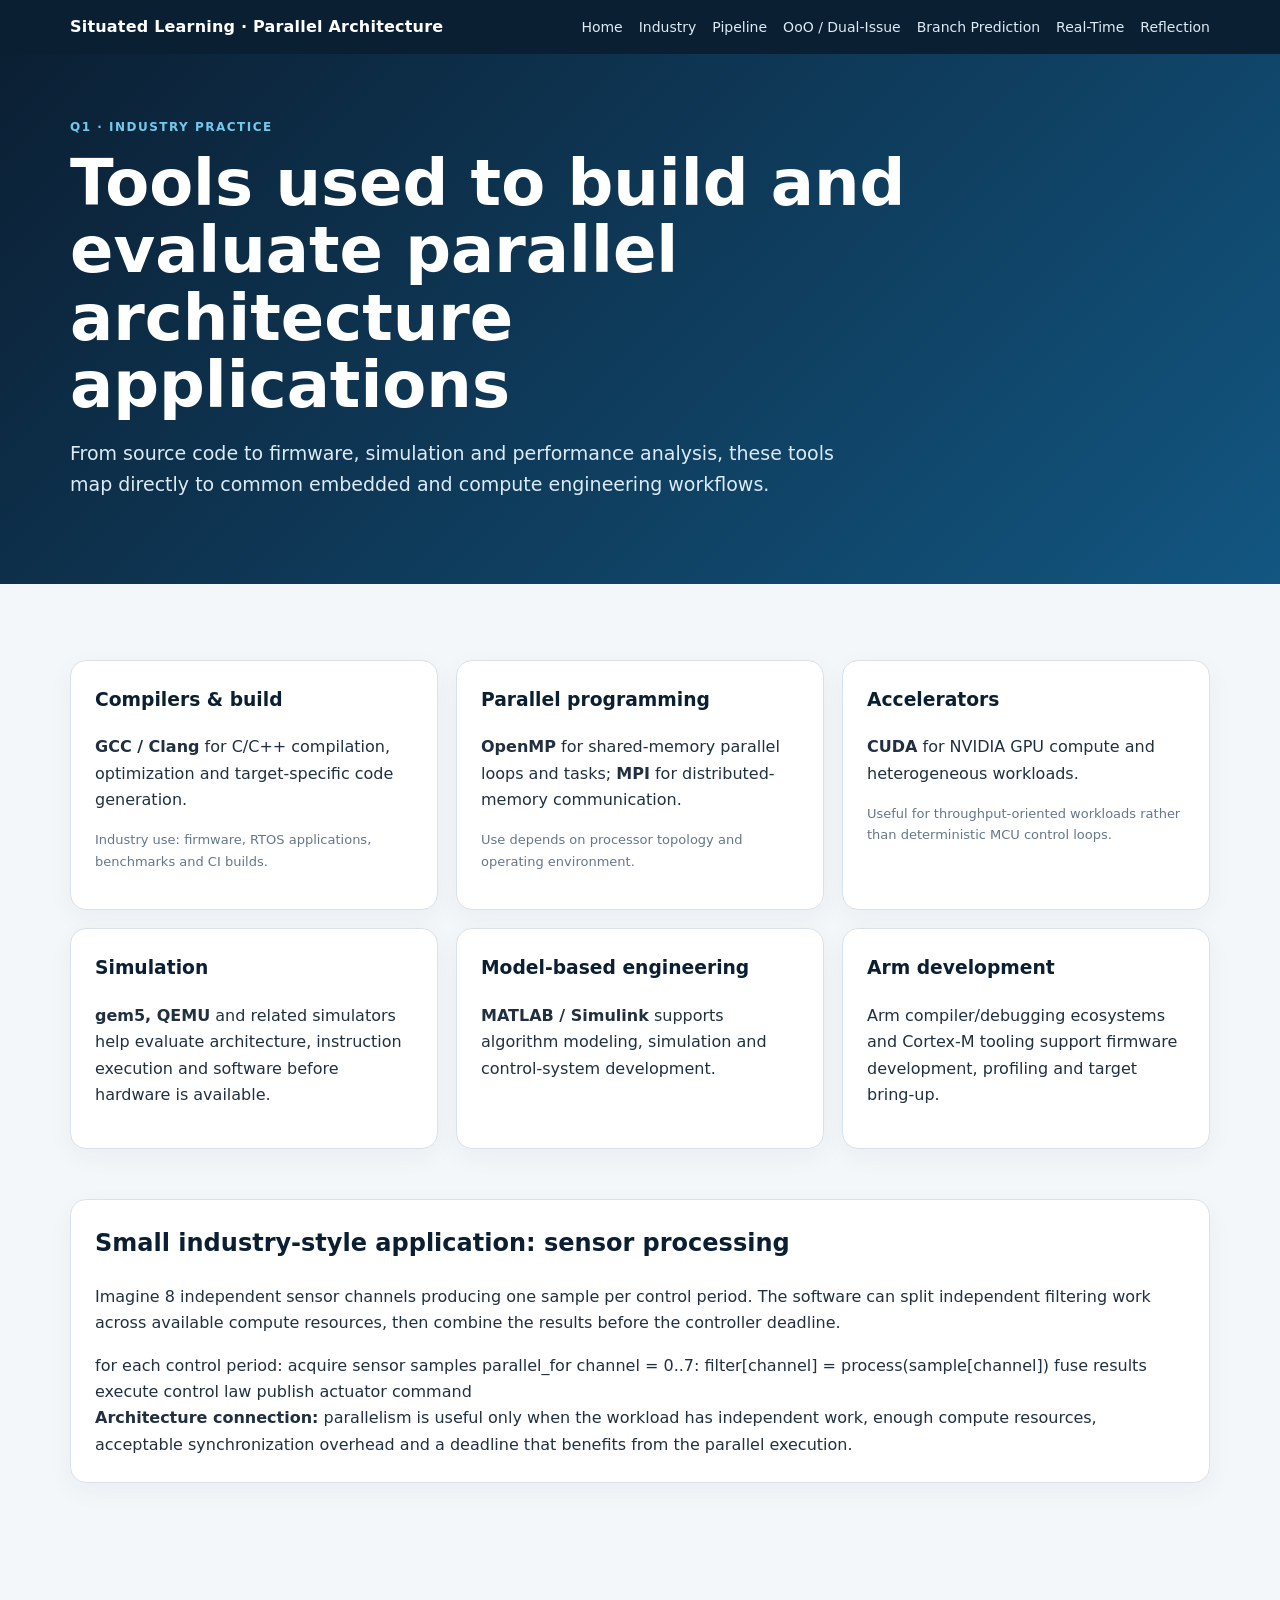
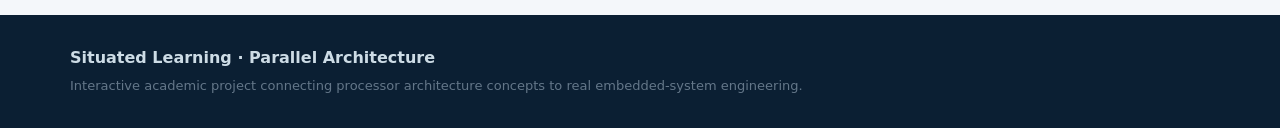
<file: industry.html>
<!doctype html><html lang="en"><head><meta charset="utf-8"><meta name="viewport" content="width=device-width,initial-scale=1"><title>Industry Tools | Parallel Architecture</title><link rel="stylesheet" href="styles.css"></head><body><header class="top"><div class="nav"><a class="brand" href="index.html" style="color:#fff">Situated Learning · Parallel Architecture</a><div class="navlinks"><a href="index.html">Home</a><a href="industry.html">Industry</a><a href="pipeline.html">Pipeline</a><a href="dual-issue.html">OoO / Dual-Issue</a><a href="branch.html">Branch Prediction</a><a href="realtime.html">Real-Time</a><a href="reflection.html">Reflection</a></div></div></header><section class="hero"><div class="wrap"><div class="eyebrow">Q1 · INDUSTRY PRACTICE</div><h1>Tools used to build and evaluate parallel architecture applications</h1><p>From source code to firmware, simulation and performance analysis, these tools map directly to common embedded and compute engineering workflows.</p></div></section><main class="wrap"><section class="section"><div class="grid"><div class="card"><h3>Compilers & build</h3><p><b>GCC / Clang</b> for C/C++ compilation, optimization and target-specific code generation.</p><p class="notice">Industry use: firmware, RTOS applications, benchmarks and CI builds.</p></div><div class="card"><h3>Parallel programming</h3><p><b>OpenMP</b> for shared-memory parallel loops and tasks; <b>MPI</b> for distributed-memory communication.</p><p class="notice">Use depends on processor topology and operating environment.</p></div><div class="card"><h3>Accelerators</h3><p><b>CUDA</b> for NVIDIA GPU compute and heterogeneous workloads.</p><p class="notice">Useful for throughput-oriented workloads rather than deterministic MCU control loops.</p></div><div class="card"><h3>Simulation</h3><p><b>gem5, QEMU</b> and related simulators help evaluate architecture, instruction execution and software before hardware is available.</p></div><div class="card"><h3>Model-based engineering</h3><p><b>MATLAB / Simulink</b> supports algorithm modeling, simulation and control-system development.</p></div><div class="card"><h3>Arm development</h3><p>Arm compiler/debugging ecosystems and Cortex-M tooling support firmware development, profiling and target bring-up.</p></div></div></section><section class="section"><div class="card"><h2>Small industry-style application: sensor processing</h2><p>Imagine 8 independent sensor channels producing one sample per control period. The software can split independent filtering work across available compute resources, then combine the results before the controller deadline.</p><div class="code">for each control period:
    acquire sensor samples
    parallel_for channel = 0..7:
        filter[channel] = process(sample[channel])
    fuse results
    execute control law
    publish actuator command</div><div class="callout"><b>Architecture connection:</b> parallelism is useful only when the workload has independent work, enough compute resources, acceptable synchronization overhead and a deadline that benefits from the parallel execution.</div></div></section></main><footer class="footer"><div class="wrap"><b>Situated Learning · Parallel Architecture</b><br><span class="notice">Interactive academic project connecting processor architecture concepts to real embedded-system engineering.</span></div></footer><script src="app.js"></script></body></html>
</file>
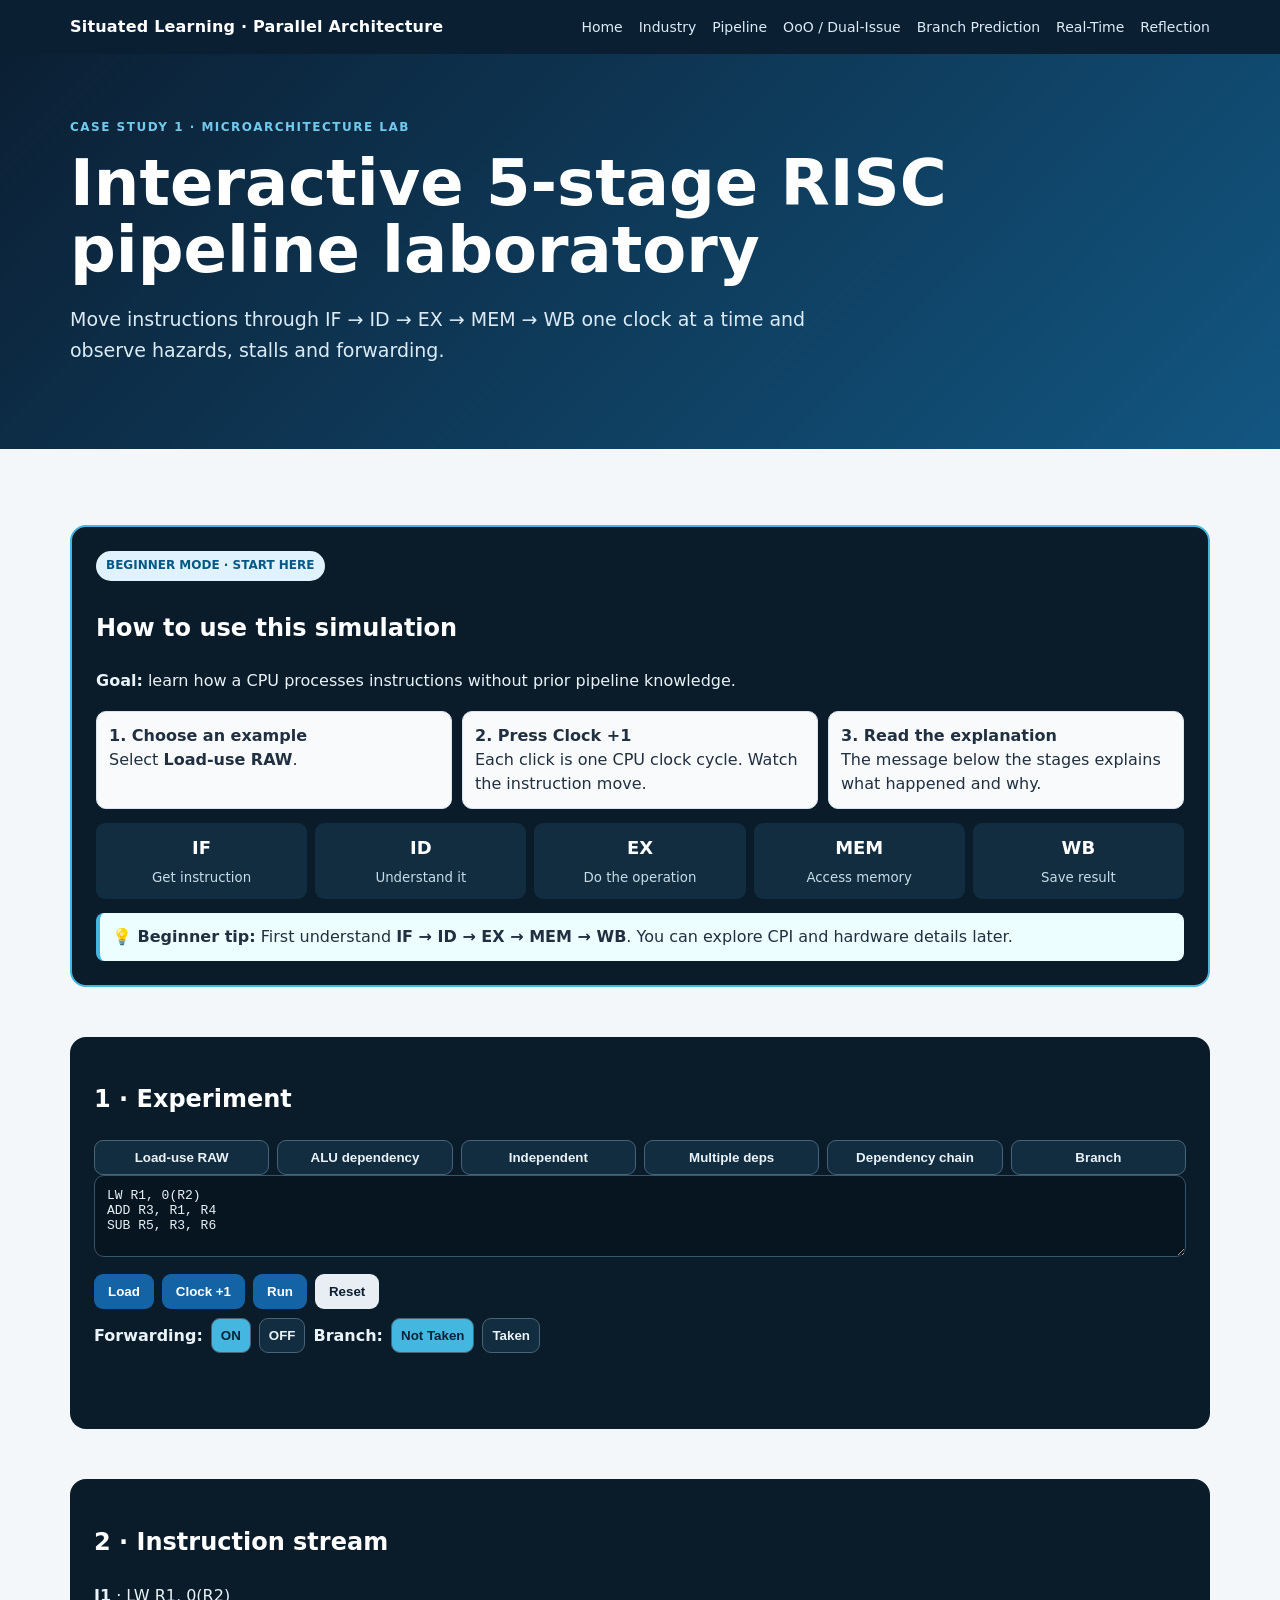
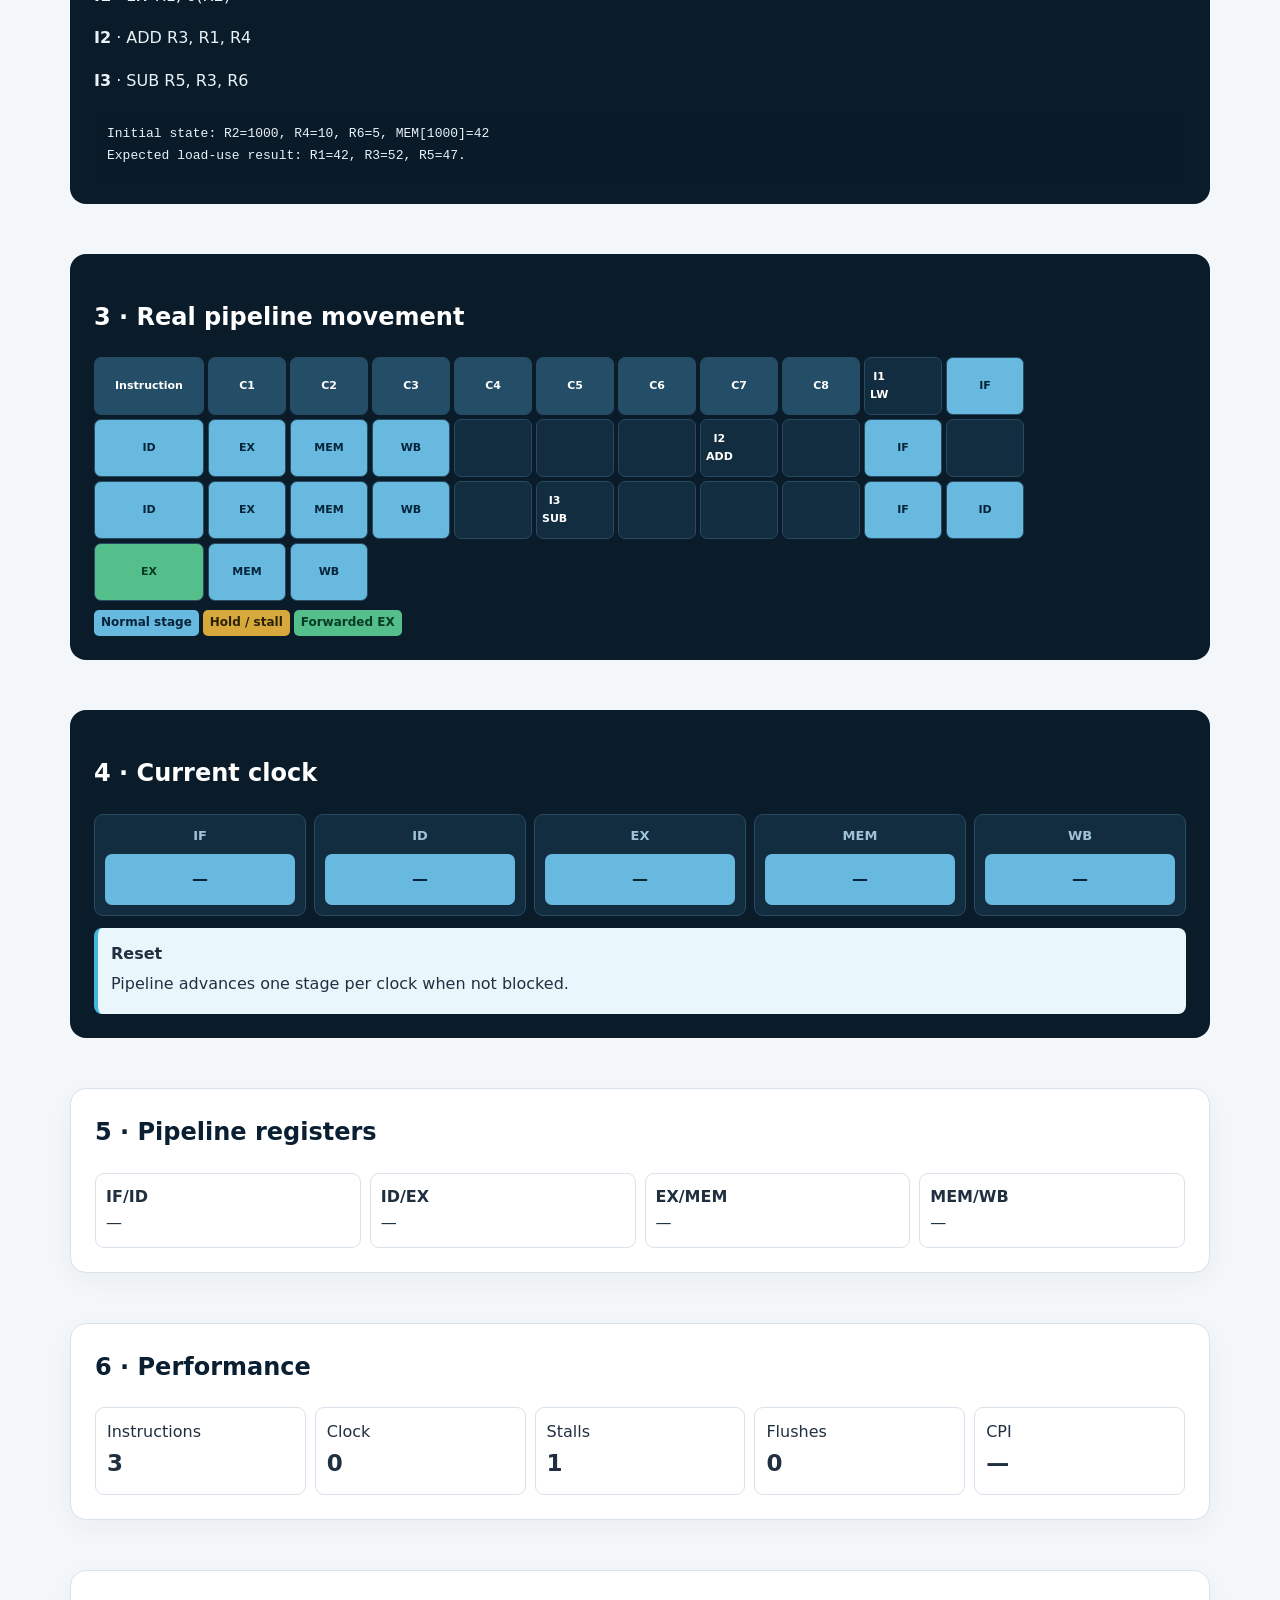
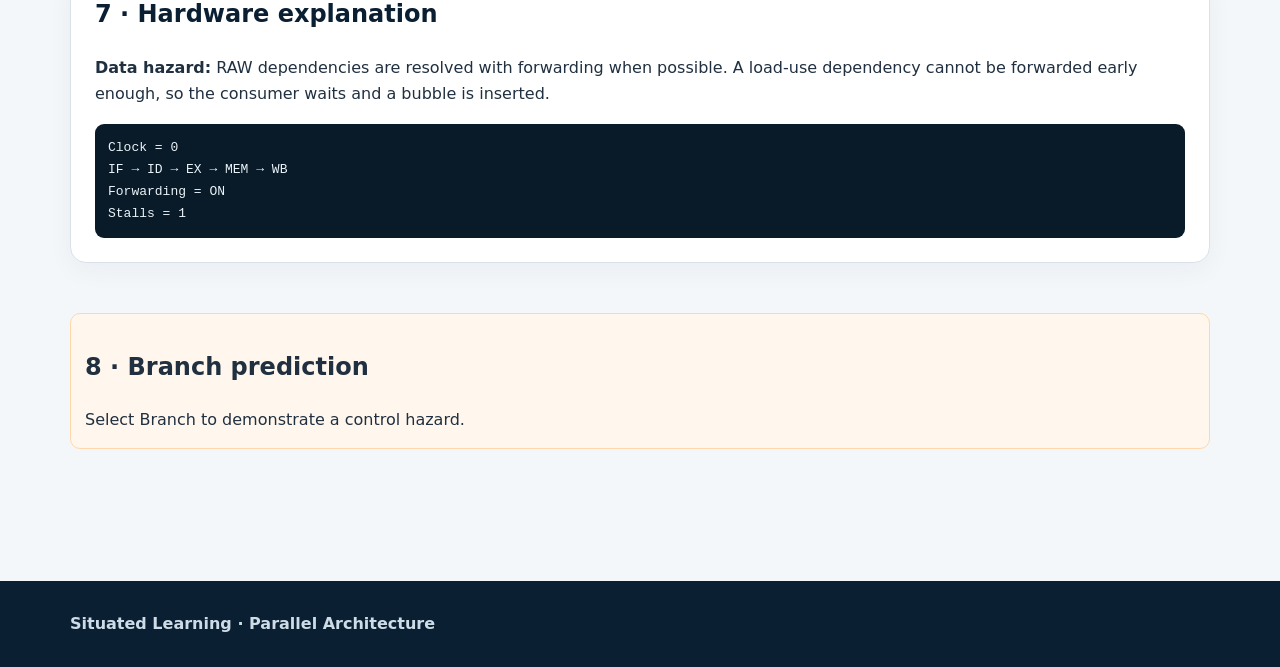
<file: pipeline.html>
<!doctype html><html lang="en"><head><meta charset="utf-8"><meta name="viewport" content="width=device-width,initial-scale=1"><title>5-Stage Pipeline Lab | Parallel Architecture</title><link rel="stylesheet" href="styles.css"><style>
.exp{display:grid;grid-template-columns:repeat(6,1fr);gap:8px}.exp button,.tog button{border:1px solid #476477;background:#122c40;color:#e9f2f7;border-radius:9px;padding:9px;font-weight:700}.exp button.sel,.tog button.sel{background:#43b7df;color:#06243a}.editor{width:100%;min-height:82px;background:#071521;color:#e9f2f7;border:1px solid #36566b;border-radius:10px;padding:12px;font:13px ui-monospace,monospace;resize:vertical}.toolbar,.tog{display:flex;gap:8px;flex-wrap:wrap;align-items:center;margin-top:9px}.error{color:#ffb4b4;min-height:20px;font-weight:700}.scroll{overflow:auto}.gridpipe{display:grid;grid-template-columns:110px repeat(10,78px);gap:4px;min-width:890px}.pc{min-height:58px;border:1px solid #294a60;background:#122c40;border-radius:7px;display:flex;align-items:center;justify-content:center;text-align:center;padding:5px;font-size:11px}.pc.head{min-height:36px;background:#244d67;color:#fff;font-weight:800}.pc.label{justify-content:flex-start;color:#fff;font-weight:800}.pc.flow{background:#67b9df;color:#06243a;font-weight:800}.pc.fwd{background:#55bf8b;color:#063b25;font-weight:900}.pc.stall{background:#d7a93d;color:#2b2105;font-weight:900}.pc.now{outline:2px solid #fff;box-shadow:0 0 0 2px #43b7df}.legend{font-size:12px;color:#a9c0ce;margin-top:9px}.legend b{display:inline-block;padding:3px 7px;border-radius:5px;margin-right:4px}.lgf{background:#67b9df;color:#06243a}.lgs{background:#d7a93d;color:#2b2105}.lgb{background:#55bf8b;color:#063b25}.stagegrid{display:grid;grid-template-columns:repeat(5,1fr);gap:8px}.stage{background:#122c40;border:1px solid #294a60;border-radius:9px;padding:10px;text-align:center}.stage h3{font-size:13px;color:#9fc2d4;margin:0 0 8px}.token{display:block;background:#67b9df;color:#06243a;border-radius:7px;padding:12px 5px;font-weight:900;min-height:20px}.token.fwd{background:#55bf8b}.status{margin-top:12px;border-left:4px solid #43b7df;background:#e9f7fc;color:#203040;padding:13px;border-radius:8px}.status p{margin:4px 0}.metrics{display:grid;grid-template-columns:repeat(5,1fr);gap:9px}.metric{border:1px solid var(--line);border-radius:9px;padding:11px;background:#fff}.metric b{display:block;font-size:21px;color:var(--navy)}.regs{display:grid;grid-template-columns:repeat(4,1fr);gap:9px}.reg{border:1px solid var(--line);border-radius:9px;padding:10px;background:#fff}.formula{background:#091a29;color:#eaf3f8;border-radius:9px;padding:13px;font:13px/1.7 ui-monospace,monospace}.branch{border:1px solid #fed7aa;background:#fff7ed;border-radius:10px;padding:14px}@media(max-width:850px){.exp{grid-template-columns:1fr 1fr}.stagegrid{grid-template-columns:repeat(5,78px);overflow:auto}.metrics{grid-template-columns:1fr 1fr}.metrics .metric:last-child{grid-column:1/-1}.regs{grid-template-columns:1fr 1fr}.tog b{width:100%;margin-top:5px}}@media(max-width:430px){.toolbar{display:grid;grid-template-columns:1fr 1fr}.toolbar .btn{width:100%}.demo,.card{padding:18px}}
</style></head><body><header class="top"><div class="nav"><a class="brand" href="index.html" style="color:#fff">Situated Learning · Parallel Architecture</a><div class="navlinks"><a href="index.html">Home</a><a href="industry.html">Industry</a><a href="pipeline.html">Pipeline</a><a href="dual-issue.html">OoO / Dual-Issue</a><a href="branch.html">Branch Prediction</a><a href="realtime.html">Real-Time</a><a href="reflection.html">Reflection</a></div></div></header><section class="hero"><div class="wrap"><div class="eyebrow">CASE STUDY 1 · MICROARCHITECTURE LAB</div><h1>Interactive 5-stage RISC pipeline laboratory</h1><p>Move instructions through IF → ID → EX → MEM → WB one clock at a time and observe hazards, stalls and forwarding.</p></div></section><main class="wrap"><style>.beginner-guide .demo{border:2px solid #43b7df}.beginner-badge{display:inline-block;background:#e0f2fe;color:#075985;border-radius:999px;padding:5px 10px;font-size:12px;font-weight:900;margin-bottom:8px}.beginner-steps{display:grid;grid-template-columns:repeat(3,1fr);gap:10px;margin:14px 0}.beginner-steps>div,.term-grid>div{background:#f8fafc;border:1px solid #dbe3ef;border-radius:10px;padding:12px;line-height:1.5}.stage-explain{display:grid;grid-template-columns:repeat(5,1fr);gap:8px;margin:14px 0}.stage-explain span{background:#122c40;color:#fff;border-radius:9px;padding:10px;text-align:center}.stage-explain b{display:block;font-size:18px}.stage-explain small{display:block;color:#c8dce7;margin-top:4px}.learning-tip{background:#ecfeff;border-left:4px solid #43b7df;padding:12px;border-radius:8px;line-height:1.5}.term-grid{display:grid;grid-template-columns:repeat(4,1fr);gap:10px;margin:14px 0}.term-grid small{display:block;margin-top:5px;color:#475569;line-height:1.4}@media(max-width:700px){.beginner-steps,.term-grid{grid-template-columns:1fr}.stage-explain{grid-template-columns:repeat(5,110px);overflow:auto}}</style><section class="section beginner-guide"><div class="demo"><div class="beginner-badge">BEGINNER MODE · START HERE</div><h2>How to use this simulation</h2><p><b>Goal:</b> learn how a CPU processes instructions without prior pipeline knowledge.</p><div class="beginner-steps"><div><b>1. Choose an example</b><br>Select <b>Load-use RAW</b>.</div><div><b>2. Press Clock +1</b><br>Each click is one CPU clock cycle. Watch the instruction move.</div><div><b>3. Read the explanation</b><br>The message below the stages explains what happened and why.</div></div><div class="stage-explain"><span><b>IF</b><small>Get instruction</small></span><span><b>ID</b><small>Understand it</small></span><span><b>EX</b><small>Do the operation</small></span><span><b>MEM</b><small>Access memory</small></span><span><b>WB</b><small>Save result</small></span></div><div class="learning-tip"><b>💡 Beginner tip:</b> First understand <b>IF → ID → EX → MEM → WB</b>. You can explore CPI and hardware details later.</div></div></section>
<section class="section"><div class="demo"><h2>1 · Experiment</h2><div class="exp"><button data-e="load">Load-use RAW</button><button data-e="alu">ALU dependency</button><button data-e="ind">Independent</button><button data-e="mixed">Multiple deps</button><button data-e="chain">Dependency chain</button><button data-e="branch">Branch</button></div><textarea id="editor" class="editor">LW R1, 0(R2)
ADD R3, R1, R4
SUB R5, R3, R6</textarea><div class="toolbar"><button class="btn" id="load">Load</button><button class="btn" id="step">Clock +1</button><button class="btn" id="run">Run</button><button class="btn alt" id="reset">Reset</button></div><div class="tog"><b>Forwarding:</b><button id="on" class="sel">ON</button><button id="off">OFF</button><b>Branch:</b><button id="nt" class="sel">Not Taken</button><button id="taken">Taken</button></div><p id="error" class="error"></p></div></section>
<section class="section"><div class="demo"><h2>2 · Instruction stream</h2><div id="ilist"></div><div class="formula">Initial state: R2=1000, R4=10, R6=5, MEM[1000]=42<br>Expected load-use result: R1=42, R3=52, R5=47.</div></div></section>
<section class="section"><div class="demo"><h2>3 · Real pipeline movement</h2><div class="scroll"><div id="pipe" class="gridpipe"></div></div><div class="legend"><b class="lgf">Normal stage</b><b class="lgs">Hold / stall</b><b class="lgb">Forwarded EX</b></div></div></section>
<section class="section"><div class="demo"><h2>4 · Current clock</h2><div id="stages" class="stagegrid"></div><div class="status"><b id="event">Reset</b><p id="reason">Press Clock +1.</p></div></div></section>
<section class="section"><div class="card"><h2>5 · Pipeline registers</h2><div id="regs" class="regs"></div></div></section>
<section class="section"><div class="card"><h2>6 · Performance</h2><div class="metrics"><div class="metric">Instructions<b id="n">0</b></div><div class="metric">Clock<b id="cy">0</b></div><div class="metric">Stalls<b id="st">0</b></div><div class="metric">Flushes<b id="fl">0</b></div><div class="metric">CPI<b id="cpi">—</b></div></div></div></section>
<section class="section"><div class="card"><h2>7 · Hardware explanation</h2><div id="explain"></div><div id="logic" class="formula"></div></div></section><section class="section"><div class="branch"><h2>8 · Branch prediction</h2><div id="br">Select Branch to demonstrate a control hazard.</div></div></section>
</main><footer class="footer"><div class="wrap"><b>Situated Learning · Parallel Architecture</b></div></footer>
<script>
(()=>{const E={load:['LW R1, 0(R2)','ADD R3, R1, R4','SUB R5, R3, R6'],alu:['ADD R1, R2, R4','SUB R5, R1, R6','ADD R7, R5, R4'],ind:['ADD R1, R2, R4','SUB R5, R2, R6','ADD R7, R2, R4'],mixed:['LW R1, 0(R2)','ADD R3, R1, R4','SUB R5, R3, R6','ADD R7, R5, R4'],chain:['ADD R1, R2, R4','ADD R3, R1, R4','SUB R5, R3, R6','ADD R7, R5, R2'],branch:['ADD R1, R2, R4','BEQ R2, R2, +8','ADD R5, R6, R4','SUB R7, R6, R4']};let ins=[],c=0,t=null,fwd=true,pred=false,mode='data',S=[];const $=x=>document.getElementById(x);const ST=['IF','ID','EX','MEM','WB'];
function parse(s,i){s=s.trim().toUpperCase().replace(/\s+/g,' ');let m=s.match(/^LW (R\d+), ?(-?\d+)\((R\d+)\)$/);if(m)return{id:'I'+(i+1),asm:s,op:'LW',rd:m[1],a:m[3]};m=s.match(/^(ADD|SUB) (R\d+), (R\d+), (R\d+)$/);if(m)return{id:'I'+(i+1),asm:s,op:m[1],rd:m[2],a:m[3],b:m[4]};m=s.match(/^BEQ (R\d+), (R\d+), \+?(\d+)$/);if(m)return{id:'I'+(i+1),asm:s,op:'BEQ',a:m[1],b:m[2]};throw Error('Unsupported instruction: '+s)}
function src(x){return x.op==='LW'?[x.a]:[x.a,x.b]}function dep(a,b){return !!a.rd&&src(b).includes(a.rd)}
function build(){S=[];let nextIF=1;for(let i=0;i<ins.length;i++){let ifc=nextIF,idc=ifc+1,ex=idc+1;for(let j=0;j<i;j++)if(dep(ins[j],ins[i])){let p=S[j];if(!fwd||ins[j].op==='LW')ex=Math.max(ex,ins[j].op==='LW'?p.mem+1:p.wb+1);else ex=Math.max(ex,p.ex+1)}let m=ex+1,w=m+1;let hold=Math.max(0,ex-(ifc+2));idc=Math.max(idc,ex-1);S.push({if:ifc,id:idc,ex,mem:m,wb:w,hold});nextIF=Math.max(nextIF,ifc+1,idc)} }
function at(i,k){let q=S[i];if(q.if===k)return'IF';if(q.id===k)return'ID';if(q.ex===k)return ins[i].op==='BEQ'?'EX · resolve':'EX';if(q.mem===k)return'MEM';if(q.wb===k)return'WB';return''}
function render(){build();let max=S.length?Math.max(...S.map(x=>x.wb)):0;let n=Math.max(8,max);let h='<div class="pc head">Instruction</div>'+Array.from({length:n},(_,i)=>'<div class="pc head">C'+(i+1)+'</div>').join('');ins.forEach((x,i)=>{h+='<div class="pc label">'+x.id+'<br>'+x.op+'</div>';for(let k=1;k<=n;k++){let v=at(i,k),cl=v?'flow':'';if(v==='EX'&&fwd&&i>0&&dep(ins[i-1],x)&&ins[i-1].op!=='LW')cl='fwd';if(k===c&&v)cl+=' now';h+='<div class="pc '+cl+'">'+v+'</div>'} });$('pipe').innerHTML=h;$('ilist').innerHTML=ins.map(x=>'<p><b>'+x.id+'</b> · '+x.asm+'</p>').join('');let a=ST.map(s=>{let v='—';ins.forEach((x,i)=>{if(at(i,c)===s)v=x.id});return v});$('stages').innerHTML=ST.map((s,i)=>'<div class="stage"><h3>'+s+'</h3><span class="token '+(s==='EX'&&fwd&&c>=1?'fwd':'')+'">'+a[i]+'</span></div>').join('');$('regs').innerHTML=[['IF/ID',a[0]],['ID/EX',a[1]],['EX/MEM',a[3]],['MEM/WB',a[4]]].map(x=>'<div class="reg"><b>'+x[0]+'</b><div>'+x[1]+'</div></div>').join('');let stalls=S.reduce((z,q)=>z+q.hold,0);$('n').textContent=ins.length;$('cy').textContent=c;$('st').textContent=stalls;$('fl').textContent=mode==='branch'&&!pred&&c>=4?1:0;$('cpi').textContent=c>=max&&ins.length?(c/ins.length).toFixed(2):'—';$('event').textContent=c?'Clock cycle '+c:'Reset';let hazard=ins.length>1&&dep(ins[0],ins[1])&&ins[0].op==='LW';$('reason').textContent=mode==='branch'?(c===4&&!pred?'BEQ resolves TAKEN → wrong-path instruction is flushed.':'Branch prediction is '+(pred?'correct':'not taken')+'.'):hazard&&c===4?'Load-use RAW: I2 remains in ID and EX receives a bubble.':c===6&&fwd?'Forwarding sends the ALU result directly into EX.':'Pipeline advances one stage per clock when not blocked.';$('explain').innerHTML=mode==='branch'?'<p><b>Control hazard:</b> BEQ compares R2 with R2, so it is taken. A Not-Taken prediction creates wrong-path work that must be flushed when the branch resolves in EX.</p>':'<p><b>Data hazard:</b> RAW dependencies are resolved with forwarding when possible. A load-use dependency cannot be forwarded early enough, so the consumer waits and a bubble is inserted.</p>';$('logic').innerHTML='Clock = '+c+'<br>IF → ID → EX → MEM → WB<br>Forwarding = '+(fwd?'ON':'OFF')+'<br>Stalls = '+stalls;$('br').innerHTML=mode==='branch'?'Prediction: <b>'+(pred?'TAKEN':'NOT TAKEN')+'</b> · Actual: <b>TAKEN</b> · '+(pred?'<b>HIT</b>':'<b>MISPREDICTION</b>'):'Select Branch to demonstrate a control hazard.'}
function load(){try{ins=$('editor').value.split('\n').map((x,i)=>parse(x,i)).filter(Boolean);if(!ins.length)throw Error('Enter at least one instruction.');mode=ins.some(x=>x.op==='BEQ')?'branch':'data';c=0;$('error').textContent='';render()}catch(e){$('error').textContent=e.message}}function step(){build();let m=S.length?Math.max(...S.map(x=>x.wb)):0;if(c<m){c++;render()}else clearInterval(t)}function reset(){clearInterval(t);c=0;render()}function run(){clearInterval(t);t=setInterval(step,700)}
$('load').onclick=load;$('step').onclick=step;$('run').onclick=run;$('reset').onclick=reset;$('on').onclick=()=>{fwd=true;$('on').classList.add('sel');$('off').classList.remove('sel');load()};$('off').onclick=()=>{fwd=false;$('off').classList.add('sel');$('on').classList.remove('sel');load()};$('nt').onclick=()=>{pred=false;$('nt').classList.add('sel');$('taken').classList.remove('sel');load()};$('taken').onclick=()=>{pred=true;$('taken').classList.add('sel');$('nt').classList.remove('sel');load()};document.querySelectorAll('[data-e]').forEach(b=>b.onclick=()=>{$('editor').value=E[b.dataset.e].join('\n');document.querySelectorAll('[data-e]').forEach(x=>x.classList.remove('sel'));b.classList.add('sel');load()});load()})();
</script></body></html>
</file>
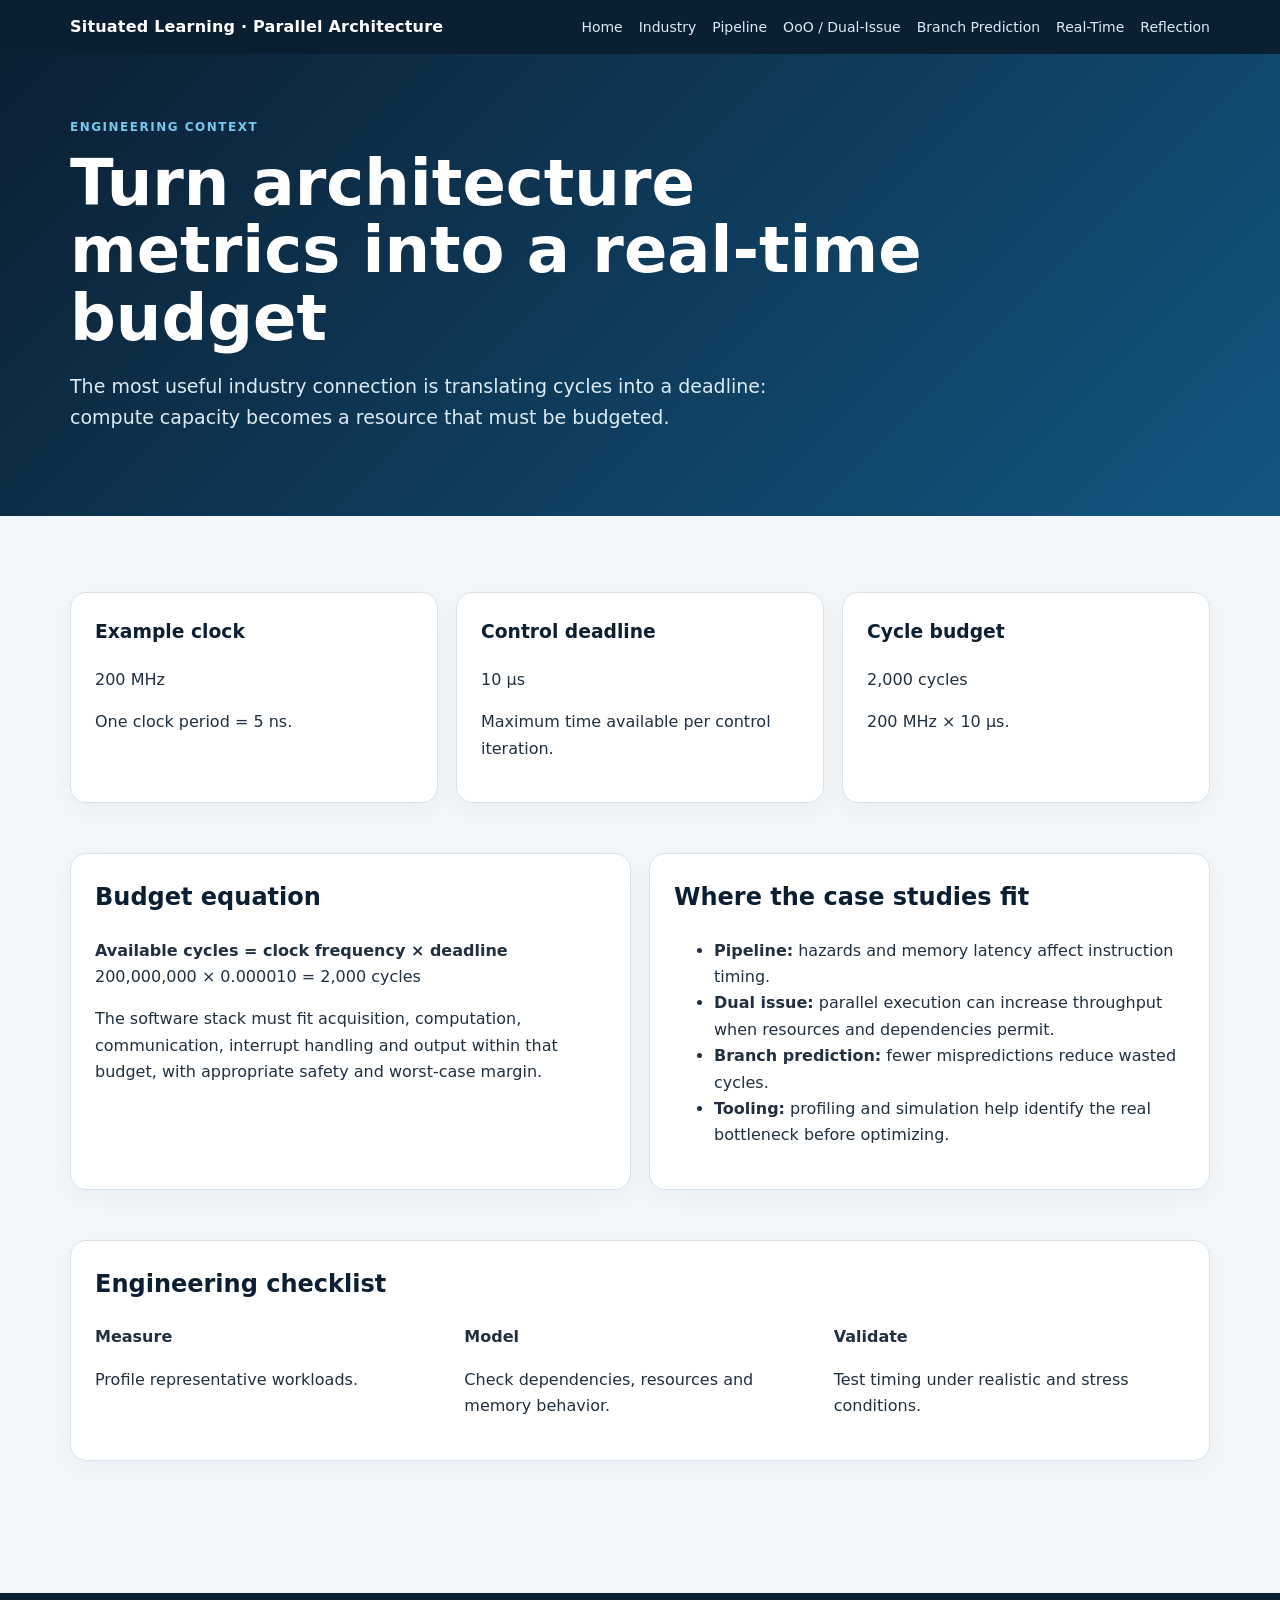
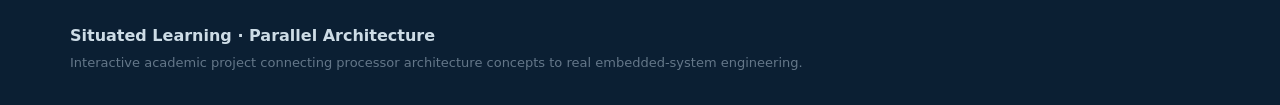
<file: realtime.html>
<!doctype html><html lang="en"><head><meta charset="utf-8"><meta name="viewport" content="width=device-width,initial-scale=1"><title>Real-Time Systems | Parallel Architecture</title><link rel="stylesheet" href="styles.css"></head><body><header class="top"><div class="nav"><a class="brand" href="index.html" style="color:#fff">Situated Learning · Parallel Architecture</a><div class="navlinks"><a href="index.html">Home</a><a href="industry.html">Industry</a><a href="pipeline.html">Pipeline</a><a href="dual-issue.html">OoO / Dual-Issue</a><a href="branch.html">Branch Prediction</a><a href="realtime.html">Real-Time</a><a href="reflection.html">Reflection</a></div></div></header><section class="hero"><div class="wrap"><div class="eyebrow">ENGINEERING CONTEXT</div><h1>Turn architecture metrics into a real-time budget</h1><p>The most useful industry connection is translating cycles into a deadline: compute capacity becomes a resource that must be budgeted.</p></div></section><main class="wrap"><section class="section"><div class="grid"><div class="card"><h3>Example clock</h3><div class="kpi">200 MHz</div><p>One clock period = 5 ns.</p></div><div class="card"><h3>Control deadline</h3><div class="kpi">10 µs</div><p>Maximum time available per control iteration.</p></div><div class="card"><h3>Cycle budget</h3><div class="kpi">2,000 cycles</div><p>200 MHz × 10 µs.</p></div></div></section><section class="section"><div class="two"><div class="card"><h2>Budget equation</h2><div class="callout"><b>Available cycles = clock frequency × deadline</b><br>200,000,000 × 0.000010 = 2,000 cycles</div><p>The software stack must fit acquisition, computation, communication, interrupt handling and output within that budget, with appropriate safety and worst-case margin.</p></div><div class="card"><h2>Where the case studies fit</h2><ul><li><b>Pipeline:</b> hazards and memory latency affect instruction timing.</li><li><b>Dual issue:</b> parallel execution can increase throughput when resources and dependencies permit.</li><li><b>Branch prediction:</b> fewer mispredictions reduce wasted cycles.</li><li><b>Tooling:</b> profiling and simulation help identify the real bottleneck before optimizing.</li></ul></div></div></section><section class="section"><div class="card"><h2>Engineering checklist</h2><div class="grid"><div><b>Measure</b><p>Profile representative workloads.</p></div><div><b>Model</b><p>Check dependencies, resources and memory behavior.</p></div><div><b>Validate</b><p>Test timing under realistic and stress conditions.</p></div></div></div></section></main><footer class="footer"><div class="wrap"><b>Situated Learning · Parallel Architecture</b><br><span class="notice">Interactive academic project connecting processor architecture concepts to real embedded-system engineering.</span></div></footer><script src="app.js"></script></body></html>
</file>
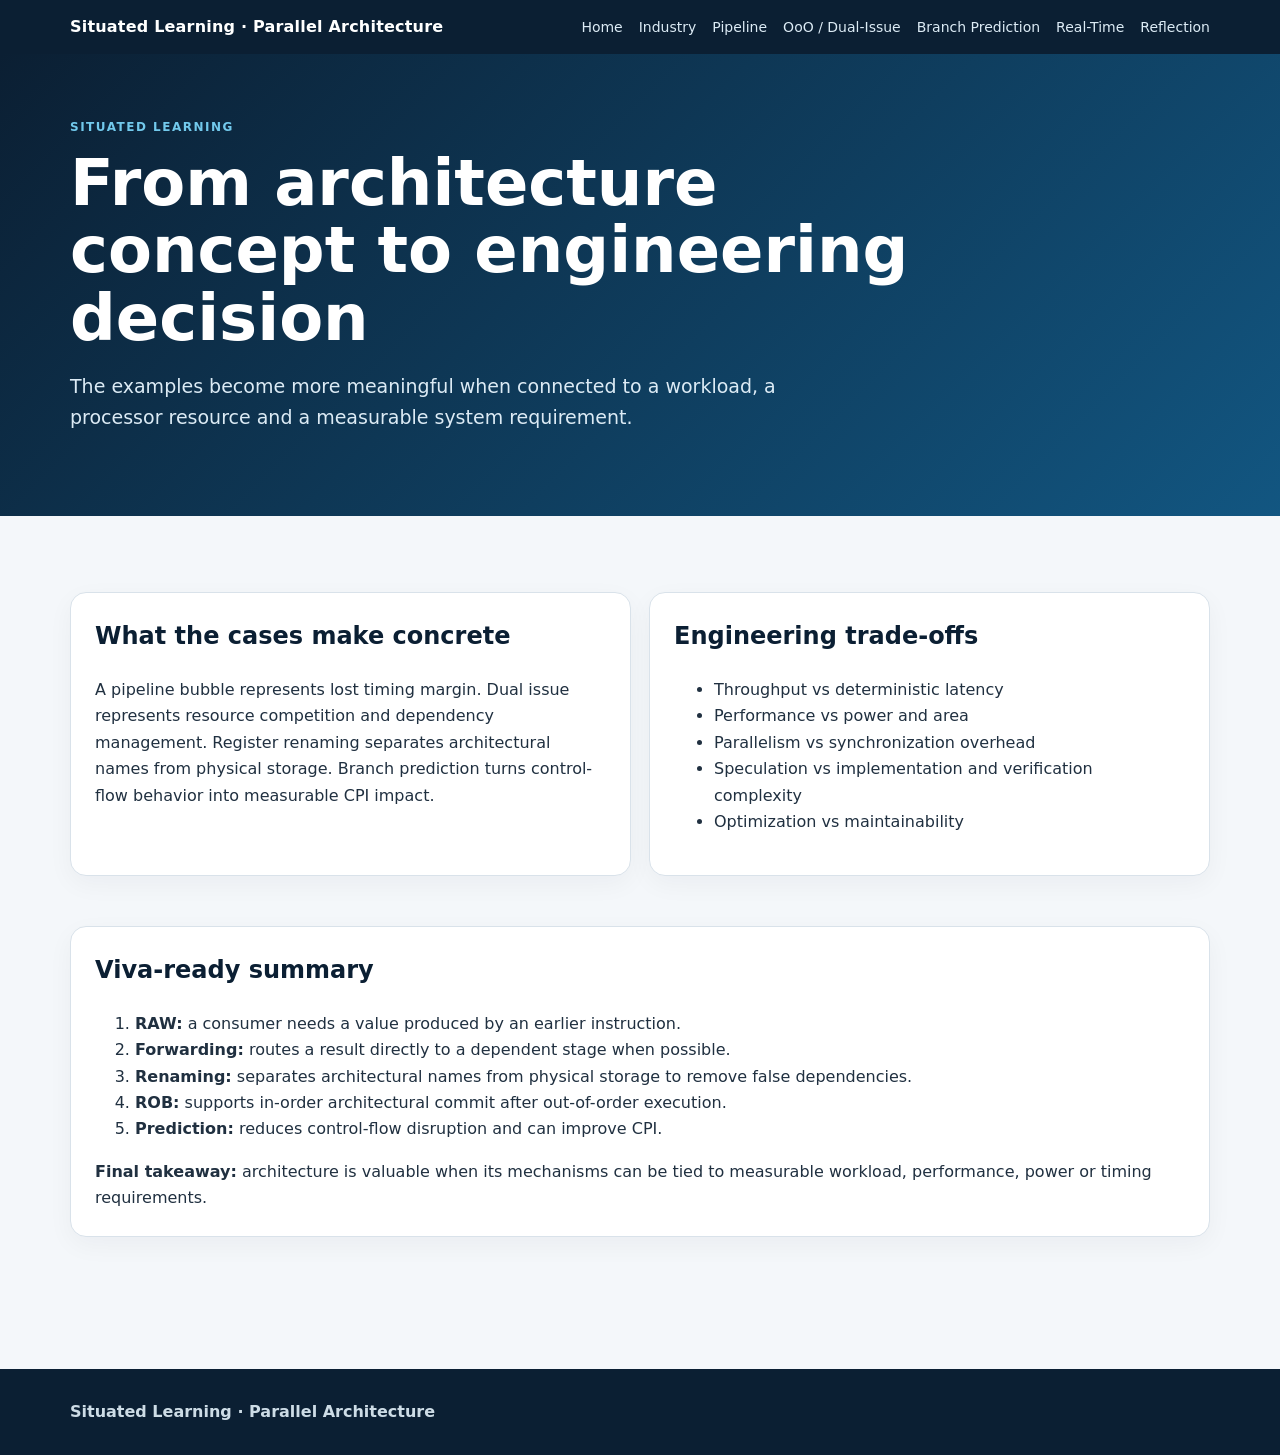
<file: reflection.html>
<!doctype html><html lang="en"><head><meta charset="utf-8"><meta name="viewport" content="width=device-width,initial-scale=1"><title>Situated Learning Reflection | Parallel Architecture</title><link rel="stylesheet" href="styles.css"></head><body><header class="top"><div class="nav"><a class="brand" href="index.html" style="color:#fff">Situated Learning · Parallel Architecture</a><div class="navlinks"><a href="index.html">Home</a><a href="industry.html">Industry</a><a href="pipeline.html">Pipeline</a><a href="dual-issue.html">OoO / Dual-Issue</a><a href="branch.html">Branch Prediction</a><a href="realtime.html">Real-Time</a><a href="reflection.html">Reflection</a></div></div></header><section class="hero"><div class="wrap"><div class="eyebrow">SITUATED LEARNING</div><h1>From architecture concept to engineering decision</h1><p>The examples become more meaningful when connected to a workload, a processor resource and a measurable system requirement.</p></div></section><main class="wrap"><section class="section"><div class="two"><div class="card"><h2>What the cases make concrete</h2><p>A pipeline bubble represents lost timing margin. Dual issue represents resource competition and dependency management. Register renaming separates architectural names from physical storage. Branch prediction turns control-flow behavior into measurable CPI impact.</p></div><div class="card"><h2>Engineering trade-offs</h2><ul><li>Throughput vs deterministic latency</li><li>Performance vs power and area</li><li>Parallelism vs synchronization overhead</li><li>Speculation vs implementation and verification complexity</li><li>Optimization vs maintainability</li></ul></div></div></section><section class="section"><div class="card"><h2>Viva-ready summary</h2><ol><li><b>RAW:</b> a consumer needs a value produced by an earlier instruction.</li><li><b>Forwarding:</b> routes a result directly to a dependent stage when possible.</li><li><b>Renaming:</b> separates architectural names from physical storage to remove false dependencies.</li><li><b>ROB:</b> supports in-order architectural commit after out-of-order execution.</li><li><b>Prediction:</b> reduces control-flow disruption and can improve CPI.</li></ol><div class="callout"><b>Final takeaway:</b> architecture is valuable when its mechanisms can be tied to measurable workload, performance, power or timing requirements.</div></div></section></main><footer class="footer"><div class="wrap"><b>Situated Learning · Parallel Architecture</b></div></footer></body></html>
</file>
<file: styles.css>
:root{--navy:#0b1f33;--blue:#1464a5;--cyan:#20a4d8;--bg:#f4f7fa;--card:#fff;--ink:#203040;--muted:#647789;--line:#d9e2ea;--green:#16845b;--amber:#b7791f;--red:#b33a3a}*{box-sizing:border-box}html{scroll-behavior:smooth}body{margin:0;font:16px/1.65 Inter,system-ui,-apple-system,Segoe UI,Roboto,Arial;color:var(--ink);background:var(--bg)}a{color:var(--blue);text-decoration:none}a:hover{text-decoration:underline}.top{background:var(--navy);color:#fff}.nav{max-width:1180px;margin:auto;padding:14px 20px;display:flex;align-items:center;justify-content:space-between;gap:18px}.brand{font-weight:800;letter-spacing:.2px}.navlinks{display:flex;gap:16px;flex-wrap:wrap}.navlinks a{color:#dcebf5;font-size:14px}.hero{background:linear-gradient(135deg,#0b1f33,#125681);color:#fff}.hero .wrap,.wrap{max-width:1180px;margin:auto;padding:64px 20px}.hero h1{font-size:clamp(38px,6vw,64px);line-height:1.05;max-width:900px;margin:12px 0}.hero p{max-width:780px;font-size:19px;color:#dcebf5}.eyebrow{text-transform:uppercase;letter-spacing:1.5px;font-size:12px;font-weight:800;color:#72c9ec}.section{padding:12px 0 38px}.grid{display:grid;grid-template-columns:repeat(3,1fr);gap:18px}.two{display:grid;grid-template-columns:1fr 1fr;gap:18px}.card{background:#fff;border:1px solid var(--line);border-radius:16px;padding:24px;box-shadow:0 8px 26px #0b1f330b}.card h2,.card h3{color:var(--navy);margin-top:0}.btn{display:inline-block;border:0;border-radius:9px;background:var(--blue);color:#fff;padding:10px 14px;font-weight:750;cursor:pointer}.btn.alt{background:#e8eef3;color:var(--navy)}.demo{background:#0a1b2a;color:#e9f2f7;border-radius:16px;padding:24px}.demo h2,.demo h3{color:#fff}.metricgrid{display:grid;grid-template-columns:repeat(3,1fr);gap:9px}.metric{background:#122c40;border-radius:10px;padding:12px;color:#fff}.metric b{display:block;font-size:23px;color:#fff}.bar{height:13px;background:#193b52;border-radius:99px;overflow:hidden}.bar i{display:block;height:100%;width:0;background:#43b7df;transition:.35s}.tbl{width:100%;border-collapse:collapse;background:#fff}.tbl th,.tbl td{padding:11px 12px;border:1px solid var(--line);text-align:left;vertical-align:top}.tbl th{background:#e9f0f5;color:var(--navy)}.footer{background:var(--navy);color:#cddce6;margin-top:30px}.footer .wrap{padding:30px 20px}.muted,.notice,.note{font-size:13px;color:var(--muted)}.formula{background:#091a29;color:#eaf3f8;border-radius:10px;padding:14px;font:13px/1.7 ui-monospace,SFMono-Regular,Consolas,monospace;overflow:auto}.tag{display:inline-block;padding:4px 8px;border-radius:999px;background:#e8f3fa;color:var(--blue);font-size:12px;font-weight:750}.beginner-steps>div,.term-grid>div{background:#f8fafc;border:1px solid #dbe3ef;border-radius:10px;padding:12px;line-height:1.5;color:#203040}.beginner-steps b,.term-grid b,.learning-tip,.learning-tip b{color:#203040}.labgrid{display:grid;grid-template-columns:repeat(4,1fr);gap:10px}.box,.metric,.rename div,.timeline>div,.perf{background:#ffffff!important;color:#203040!important;border-color:#d9e2ea!important}.box *,.metric *,.rename div *,.timeline>div *,.perf *{color:#203040!important}.box .tag{background:#e0f2fe!important;color:#075985!important}.box .tag.ready{background:#dcfce7!important;color:#166534!important}.box .tag.wait{background:#fef3c7!important;color:#92400e!important}.box .tag.commit{background:#ede9fe!important;color:#5b21b6!important}.box .tag.danger{background:#fee2e2!important;color:#991b1b!important}.metric b{font-size:23px!important}.timeline>div.active{background:#eff6ff!important;color:#0b1f33!important}.timeline>div.ooocycle{background:#dcfce7!important;color:#166534!important}.timeline>div.flush{background:#fee2e2!important;color:#991b1b!important}.beginner-guide .demo{border:2px solid #43b7df}.beginner-badge{display:inline-block;background:#e0f2fe;color:#075985;border-radius:999px;padding:5px 10px;font-size:12px;font-weight:900;margin-bottom:8px}.beginner-steps{display:grid;grid-template-columns:repeat(3,1fr);gap:10px;margin:14px 0}.term-grid{display:grid;grid-template-columns:repeat(4,1fr);gap:10px;margin:14px 0}.stage-explain{display:grid;grid-template-columns:repeat(5,1fr);gap:8px;margin:14px 0}.stage-explain span{background:#122c40;color:#fff;border-radius:9px;padding:10px;text-align:center}.stage-explain b{display:block;font-size:18px}.stage-explain small{display:block;color:#c8dce7;margin-top:4px}.learning-tip{background:#ecfeff;border-left:4px solid #43b7df;padding:12px;border-radius:8px;line-height:1.5}@media(max-width:850px){.grid,.two{grid-template-columns:1fr}.navlinks{display:none}.hero .wrap{padding-top:48px;padding-bottom:48px}.wrap{padding-left:14px;padding-right:14px}.hero h1{font-size:clamp(34px,10vw,48px)}.hero p{font-size:16px}.section{padding:8px 0 22px}.demo,.card{padding:18px;border-radius:14px}.metricgrid{grid-template-columns:1fr 1fr}.labgrid{grid-template-columns:1fr 1fr}.beginner-steps,.term-grid{grid-template-columns:1fr}.stage-explain{grid-template-columns:repeat(5,110px);overflow:auto}.footer .wrap{padding:24px 14px}}
</file>
